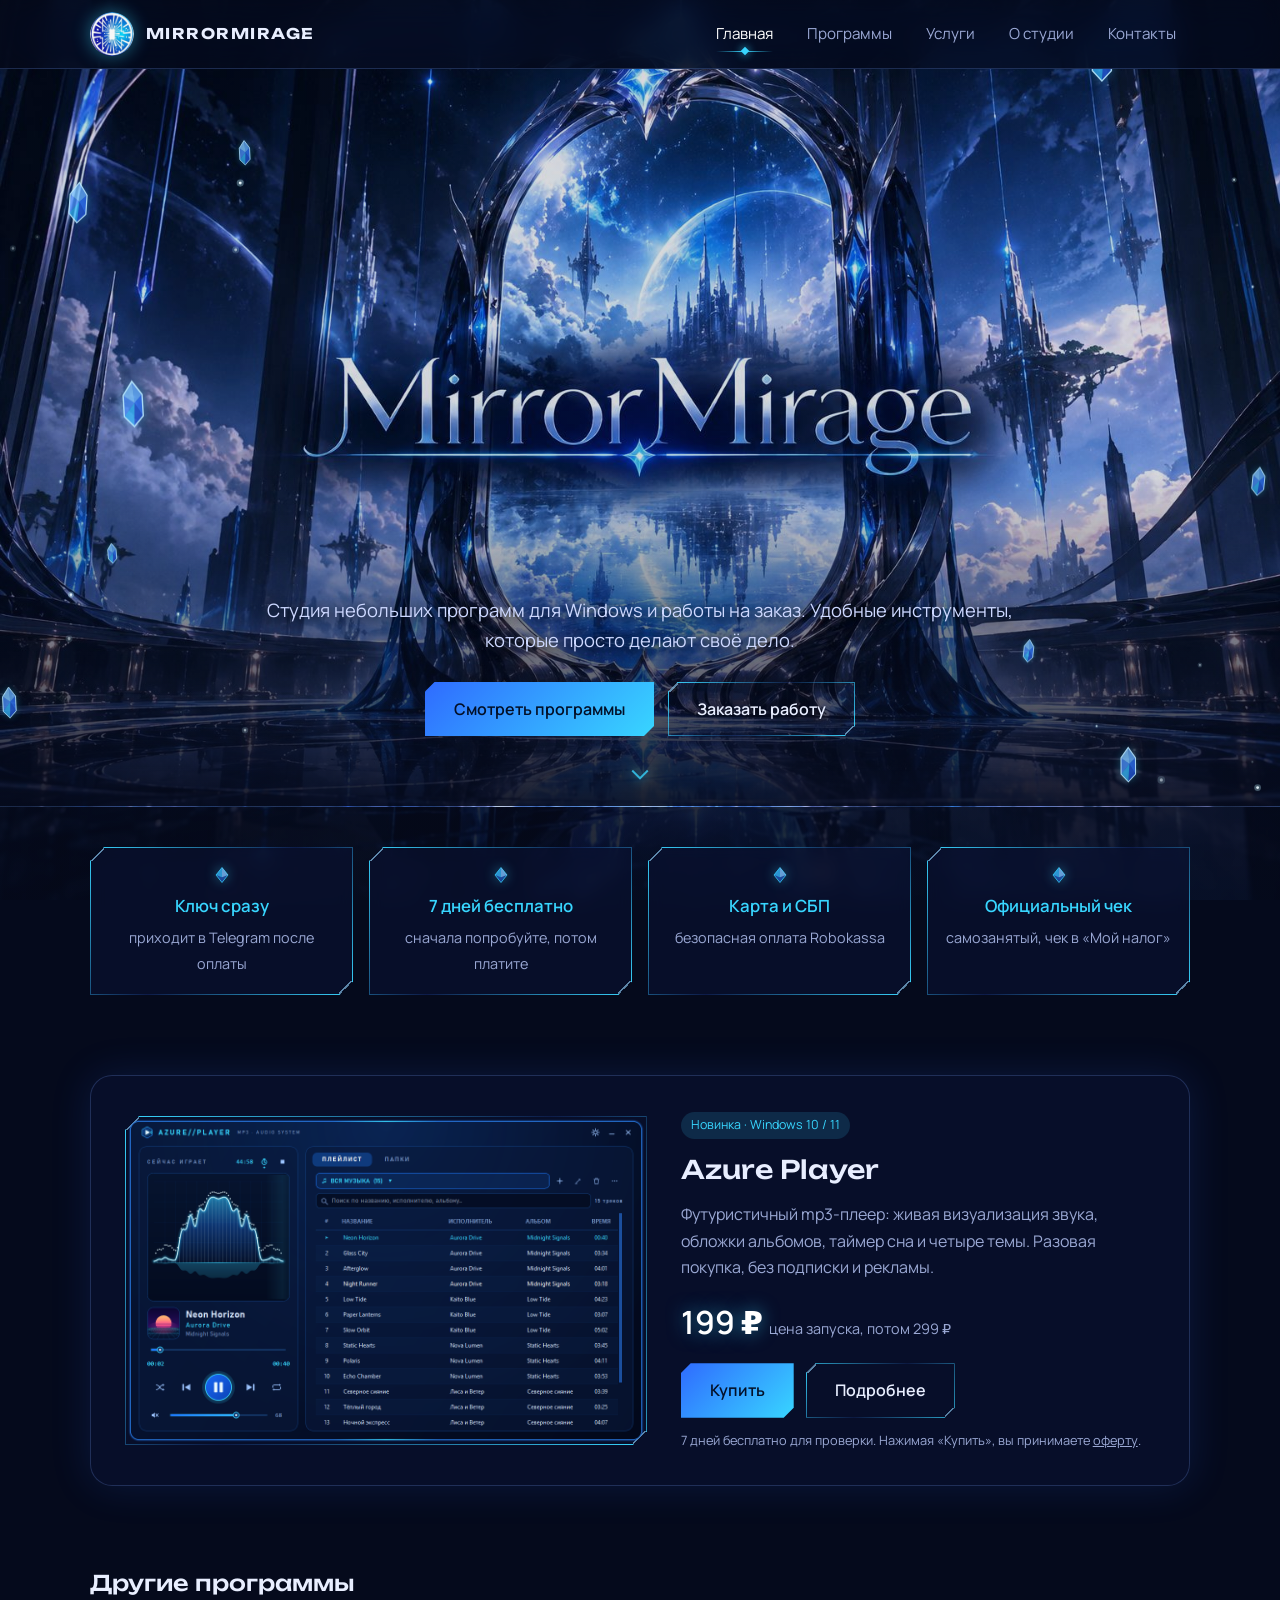
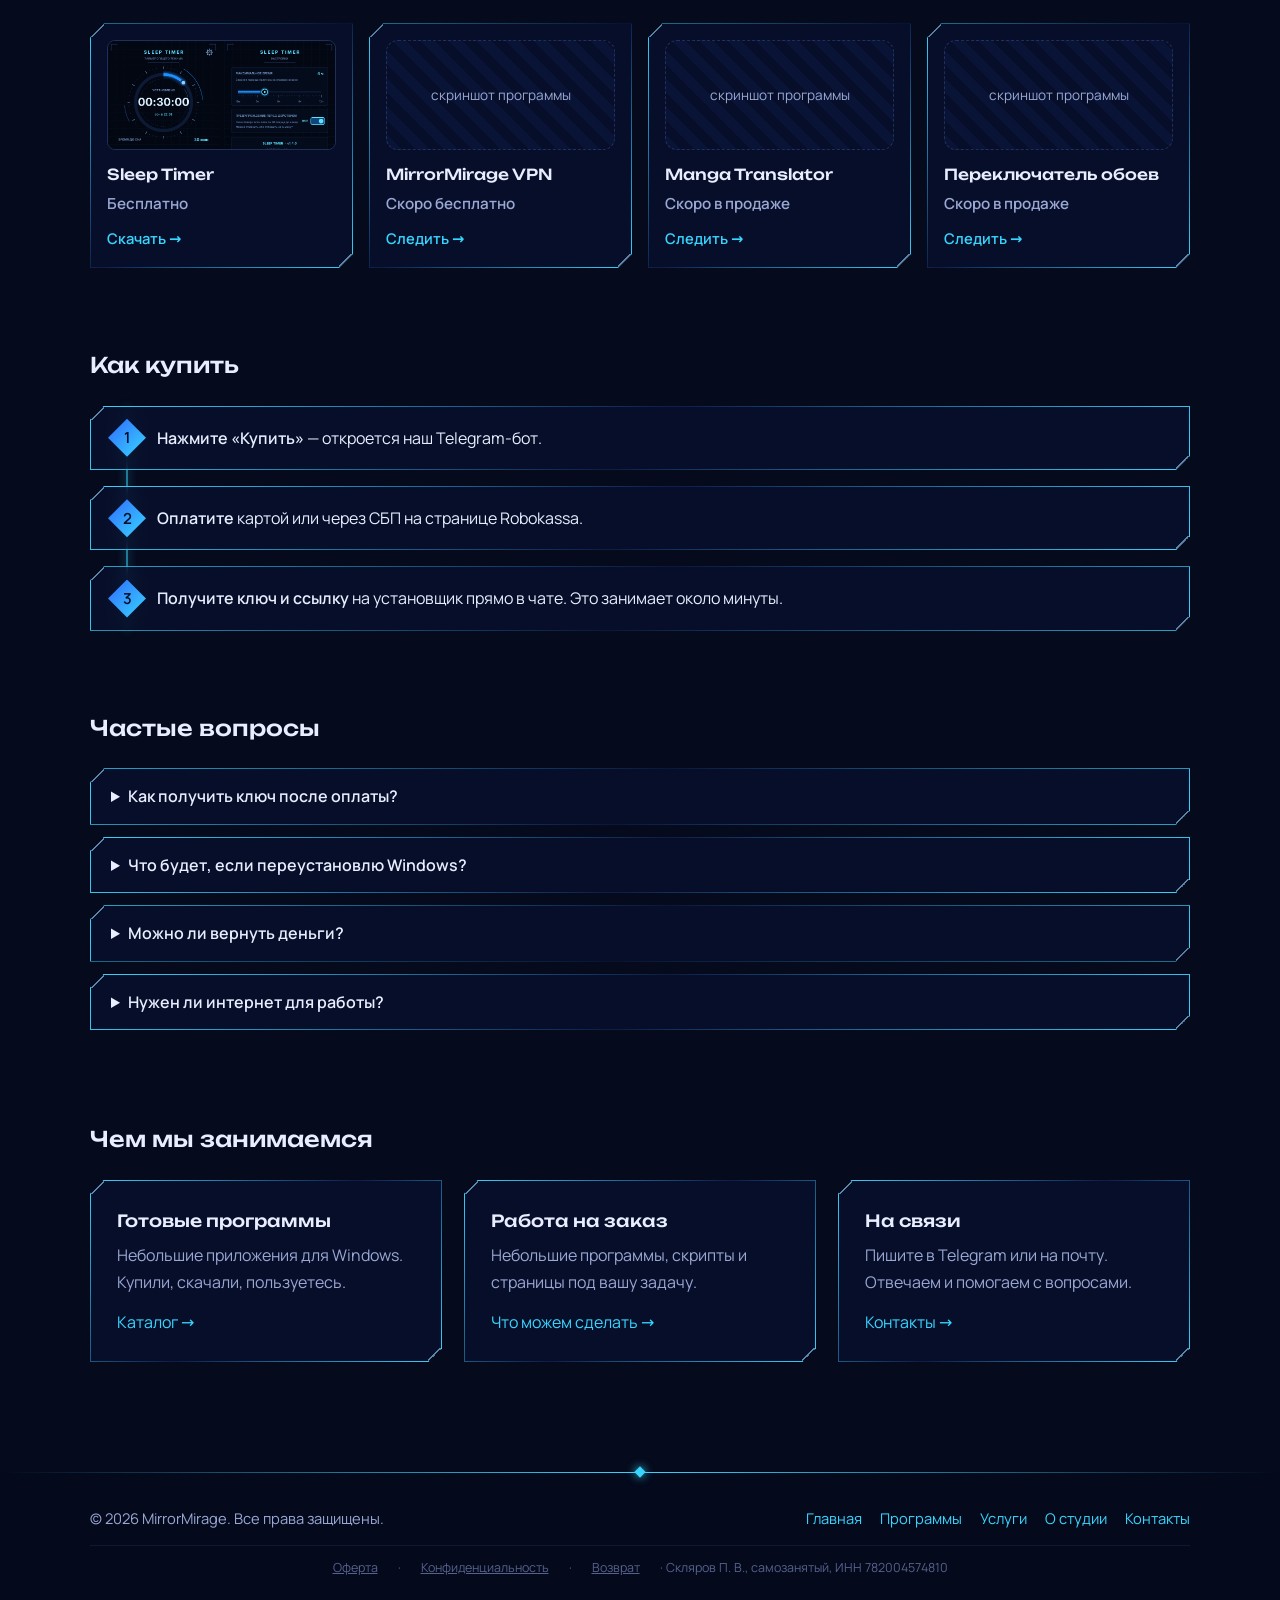
<file: index.html>
<!DOCTYPE html>
<html lang="ru">
<head>
  <meta charset="UTF-8">
  <meta name="viewport" content="width=device-width, initial-scale=1">
  <title>Главная — MirrorMirage</title>
  <meta name="description" content="MirrorMirage — студия программ для Windows и работы на заказ.">
  <link rel="icon" type="image/png" href="images/favicon.png">
  <link rel="stylesheet" href="style.css">
  <script>document.documentElement.classList.add('js')</script>
  <script src="crystals.js" defer onerror="document.documentElement.classList.remove('js')"></script>
</head>
<body class="bg-portal">

<header class="site">
  <div class="container">
    <a class="brand" href="index.html">
      <img src="images/icon.png" alt="Логотип MirrorMirage">
      <span>MIRRORMIRAGE</span>
    </a>
    <button class="menu-toggle" type="button" aria-expanded="false" aria-controls="site-nav" aria-label="Меню"><span></span></button>
    <nav id="site-nav"><ul><li><a href="index.html" class="active">Главная</a></li><li><a href="programs.html">Программы</a></li><li><a href="services.html">Услуги</a></li><li><a href="about.html">О студии</a></li><li><a href="contacts.html">Контакты</a></li></ul></nav>
  </div>
</header>


<main>
  <section class="hero-banner">
    <div class="hero-inner">
      <h1 class="hero-title">MIRRORMIRAGE</h1>
      <p class="lead">Студия небольших программ для Windows и работы на заказ.
      Удобные инструменты, которые просто делают своё дело.</p>
      <div class="actions">
        <a class="btn" href="programs.html">Смотреть программы</a>
        <a class="btn ghost" href="services.html">Заказать работу</a>
      </div>
    </div>
    <a class="scroll-hint" href="#trust" aria-label="Листайте вниз"><span></span></a>
  </section>

  <section class="block" id="trust">
    <div class="container">
      <div class="trust">
        <div><svg class="gem" viewBox="0 0 24 24" aria-hidden="true" focusable="false"><path class="g1" d="M12 2l8 10-8 10-8-10z"/><path class="g2" d="M12 2l8 10-8 3z"/><path class="g3" d="M12 2L4 12l8 3z"/></svg><b>Ключ сразу</b><span>приходит в Telegram после оплаты</span></div>
        <div><svg class="gem" viewBox="0 0 24 24" aria-hidden="true" focusable="false"><path class="g1" d="M12 2l8 10-8 10-8-10z"/><path class="g2" d="M12 2l8 10-8 3z"/><path class="g3" d="M12 2L4 12l8 3z"/></svg><b>7 дней бесплатно</b><span>сначала попробуйте, потом платите</span></div>
        <div><svg class="gem" viewBox="0 0 24 24" aria-hidden="true" focusable="false"><path class="g1" d="M12 2l8 10-8 10-8-10z"/><path class="g2" d="M12 2l8 10-8 3z"/><path class="g3" d="M12 2L4 12l8 3z"/></svg><b>Карта и СБП</b><span>безопасная оплата Robokassa</span></div>
        <div><svg class="gem" viewBox="0 0 24 24" aria-hidden="true" focusable="false"><path class="g1" d="M12 2l8 10-8 10-8-10z"/><path class="g2" d="M12 2l8 10-8 3z"/><path class="g3" d="M12 2L4 12l8 3z"/></svg><b>Официальный чек</b><span>самозанятый, чек в «Мой налог»</span></div>
      </div>
    </div>
  </section>

  <section class="block">
    <div class="container">
      <div class="showcase">
        <a href="azure-player.html"><img src="images/azure-player/library.png" alt="Azure Player — плеер для mp3"></a>
        <div>
          <span class="tag">Новинка · Windows 10 / 11</span>
          <h2>Azure Player</h2>
          <p>Футуристичный mp3-плеер: живая визуализация звука, обложки альбомов, таймер сна и четыре темы. Разовая покупка, без подписки и рекламы.</p>
          <div class="price-big">199 ₽ <small>цена запуска, потом 299 ₽</small></div>
          <div class="actions">
            <a class="btn" href="https://t.me/Mirrormiragebot?start=buy_azure_player">Купить</a>
            <a class="btn ghost" href="azure-player.html">Подробнее</a>
          </div>
          <p class="fine">7 дней бесплатно для проверки. Нажимая «Купить», вы принимаете <a href="oferta.html">оферту</a>.</p>
        </div>
      </div>
    </div>
  </section>

  <section class="block">
    <div class="container">
      <h2>Другие программы</h2>
      <div class="grid mini">
      <!-- HOME-CATALOG:START -->
      <div class="card mini" data-program="sleep-timer">
        <img class="thumb" src="images/sleep-timer/screens.png" alt="Sleep Timer" loading="lazy">
        <h3>Sleep Timer</h3>
        <div class="price">Бесплатно</div>
        <a href="https://github.com/MirrorMirage-Studio/sleep-timer-downloads/releases/download/v1.4.1/SleepTimer_Setup.exe">Скачать →</a>
      </div>

      <div class="card mini" data-program="universal-vpn">
        <div class="placeholder-shot">скриншот программы</div>
        <h3>MirrorMirage VPN</h3>
        <div class="price">Скоро бесплатно</div>
        <a href="contacts.html">Следить →</a>
      </div>

      <div class="card mini" data-program="manga-translator">
        <div class="placeholder-shot">скриншот программы</div>
        <h3>Manga Translator</h3>
        <div class="price">Скоро в продаже</div>
        <a href="contacts.html">Следить →</a>
      </div>

      <div class="card mini" data-program="wallpaper-switcher">
        <div class="placeholder-shot">скриншот программы</div>
        <h3>Переключатель обоев</h3>
        <div class="price">Скоро в продаже</div>
        <a href="contacts.html">Следить →</a>
      </div>
      <!-- HOME-CATALOG:END -->
      </div>
    </div>
  </section>

  <section class="block">
    <div class="container">
      <h2>Как купить</h2>
      <ol class="steps">
        <li><b>Нажмите «Купить»</b> — откроется наш Telegram-бот.</li>
        <li><b>Оплатите</b> картой или через СБП на странице Robokassa.</li>
        <li><b>Получите ключ и ссылку</b> на установщик прямо в чате. Это занимает около минуты.</li>
      </ol>
    </div>
  </section>

  <section class="block">
    <div class="container">
      <h2>Частые вопросы</h2>
      <details class="faq"><summary>Как получить ключ после оплаты?</summary><p>Бот пришлёт его в Telegram сам, как только оплата пройдёт. Если вдруг не пришёл, напишите нам в Telegram или на почту, мы выдадим вручную.</p></details>
      <details class="faq"><summary>Что будет, если переустановлю Windows?</summary><p>Напишите нам в Telegram или на почту, мы поможем восстановить доступ.</p></details>
      <details class="faq"><summary>Можно ли вернуть деньги?</summary><p>Да, если ключ не пришёл, не активируется по нашей вине или программа не запустилась и мы не смогли это исправить: полностью, в течение 14 дней. Подробности на странице <a href="refund.html">возврата</a>. Но сначала можно 7 дней пользоваться бесплатно.</p></details>
      <details class="faq"><summary>Нужен ли интернет для работы?</summary><p>Нет, плеер работает без интернета.</p></details>
    </div>
  </section>

  <section class="block">
    <div class="container">
      <h2>Чем мы занимаемся</h2>
      <div class="grid">
        <div class="card">
          <h3>Готовые программы</h3>
          <p>Небольшие приложения для Windows. Купили, скачали, пользуетесь.</p>
          <a href="programs.html">Каталог →</a>
        </div>
        <div class="card">
          <h3>Работа на заказ</h3>
          <p>Небольшие программы, скрипты и страницы под вашу задачу.</p>
          <a href="services.html">Что можем сделать →</a>
        </div>
        <div class="card">
          <h3>На связи</h3>
          <p>Пишите в Telegram или на почту. Отвечаем и помогаем с вопросами.</p>
          <a href="contacts.html">Контакты →</a>
        </div>
      </div>
    </div>
  </section>
</main>


<footer class="site">
  <div class="container">
    <div>© 2026 MirrorMirage. Все права защищены.</div>
    <ul><li><a href="index.html">Главная</a></li><li><a href="programs.html">Программы</a></li><li><a href="services.html">Услуги</a></li><li><a href="about.html">О студии</a></li><li><a href="contacts.html">Контакты</a></li></ul>
  </div>
  <div class="container legal">
    <a href="oferta.html">Оферта</a> · <a href="privacy.html">Конфиденциальность</a> · <a href="refund.html">Возврат</a> · Скляров П. В., самозанятый, ИНН 782004574810
  </div>
</footer>

</body>
</html>
</file>
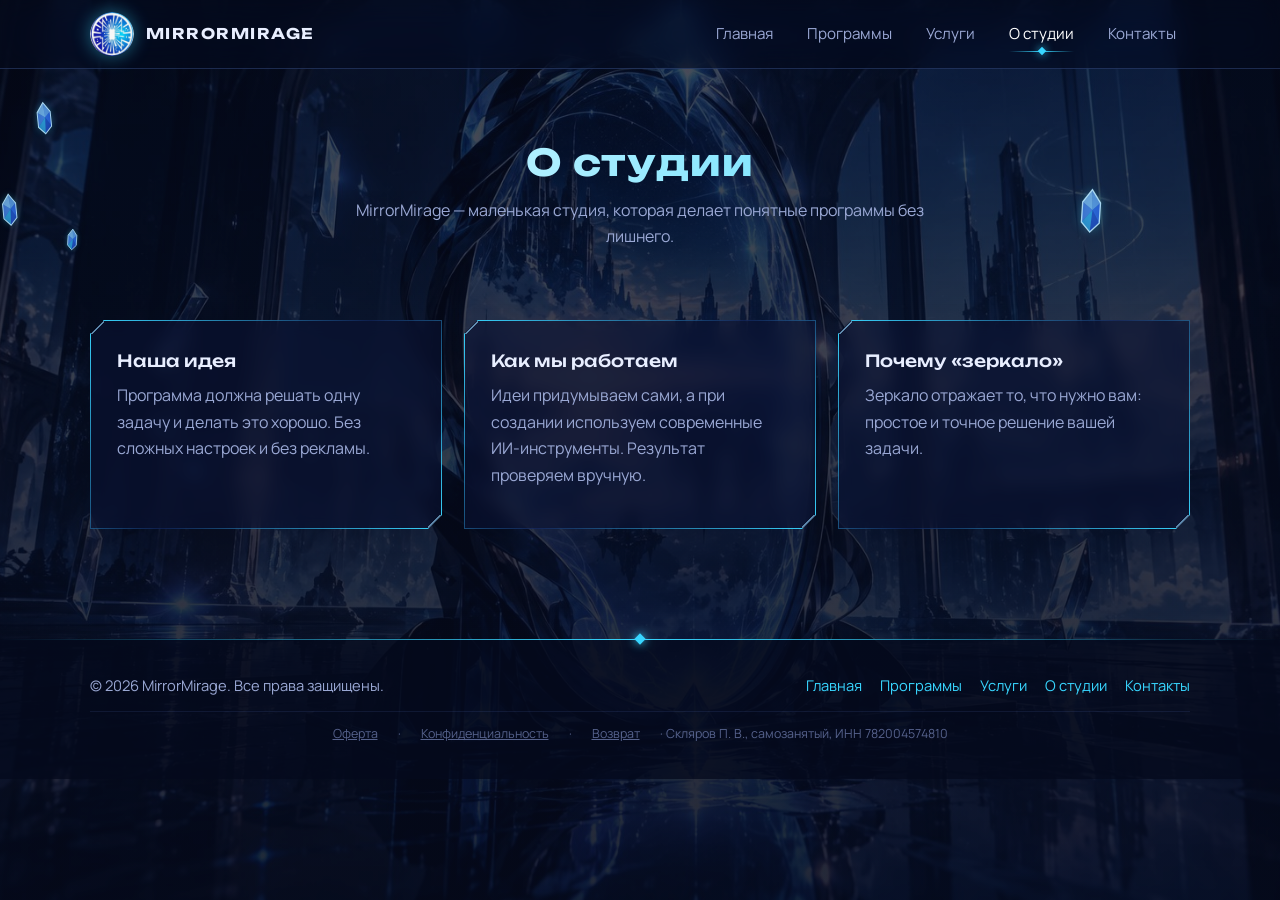
<file: about.html>
<!DOCTYPE html>
<html lang="ru">
<head>
  <meta charset="UTF-8">
  <meta name="viewport" content="width=device-width, initial-scale=1">
  <title>О студии — MirrorMirage</title>
  <meta name="description" content="О студии MirrorMirage.">
  <link rel="icon" type="image/png" href="images/favicon.png">
  <link rel="stylesheet" href="style.css">
  <script>document.documentElement.classList.add('js')</script>
  <script src="crystals.js" defer onerror="document.documentElement.classList.remove('js')"></script>
</head>
<body class="bg-portal">

<header class="site">
  <div class="container">
    <a class="brand" href="index.html">
      <img src="images/icon.png" alt="Логотип MirrorMirage">
      <span>MIRRORMIRAGE</span>
    </a>
    <button class="menu-toggle" type="button" aria-expanded="false" aria-controls="site-nav" aria-label="Меню"><span></span></button>
    <nav id="site-nav"><ul><li><a href="index.html">Главная</a></li><li><a href="programs.html">Программы</a></li><li><a href="services.html">Услуги</a></li><li><a href="about.html" class="active">О студии</a></li><li><a href="contacts.html">Контакты</a></li></ul></nav>
  </div>
</header>


<main>
  <div class="page-title">
    <div class="container">
      <h1>О студии</h1>
      <p>MirrorMirage — маленькая студия, которая делает понятные программы без лишнего.</p>
    </div>
  </div>

  <section class="block">
    <div class="container grid">
      <div class="card">
        <h3>Наша идея</h3>
        <p>Программа должна решать одну задачу и делать это хорошо. Без сложных настроек и без рекламы.</p>
      </div>
      <div class="card">
        <h3>Как мы работаем</h3>
        <p>Идеи придумываем сами, а при создании используем современные ИИ-инструменты. Результат проверяем вручную.</p>
      </div>
      <div class="card">
        <h3>Почему «зеркало»</h3>
        <p>Зеркало отражает то, что нужно вам: простое и точное решение вашей задачи.</p>
      </div>
    </div>
  </section>
</main>


<footer class="site">
  <div class="container">
    <div>© 2026 MirrorMirage. Все права защищены.</div>
    <ul><li><a href="index.html">Главная</a></li><li><a href="programs.html">Программы</a></li><li><a href="services.html">Услуги</a></li><li><a href="about.html">О студии</a></li><li><a href="contacts.html">Контакты</a></li></ul>
  </div>
  <div class="container legal">
    <a href="oferta.html">Оферта</a> · <a href="privacy.html">Конфиденциальность</a> · <a href="refund.html">Возврат</a> · Скляров П. В., самозанятый, ИНН 782004574810
  </div>
</footer>

</body>
</html>
</file>
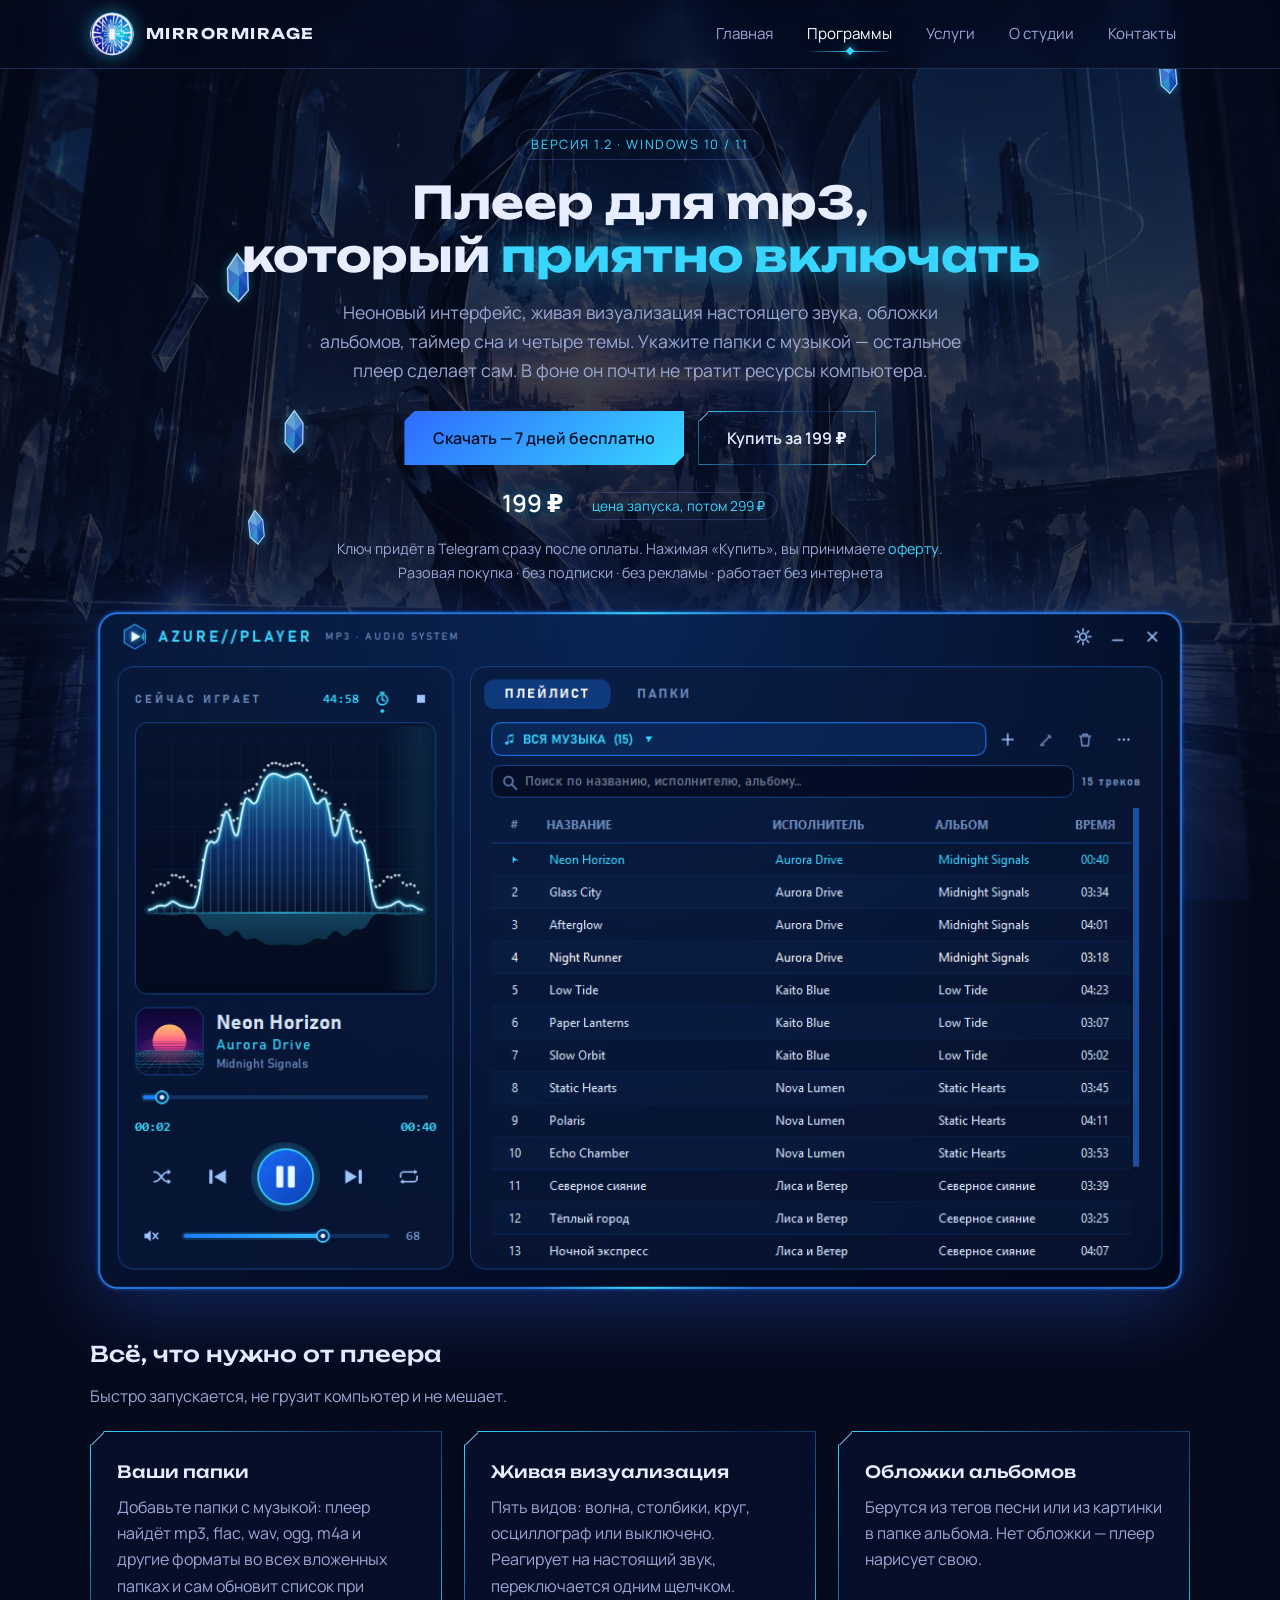
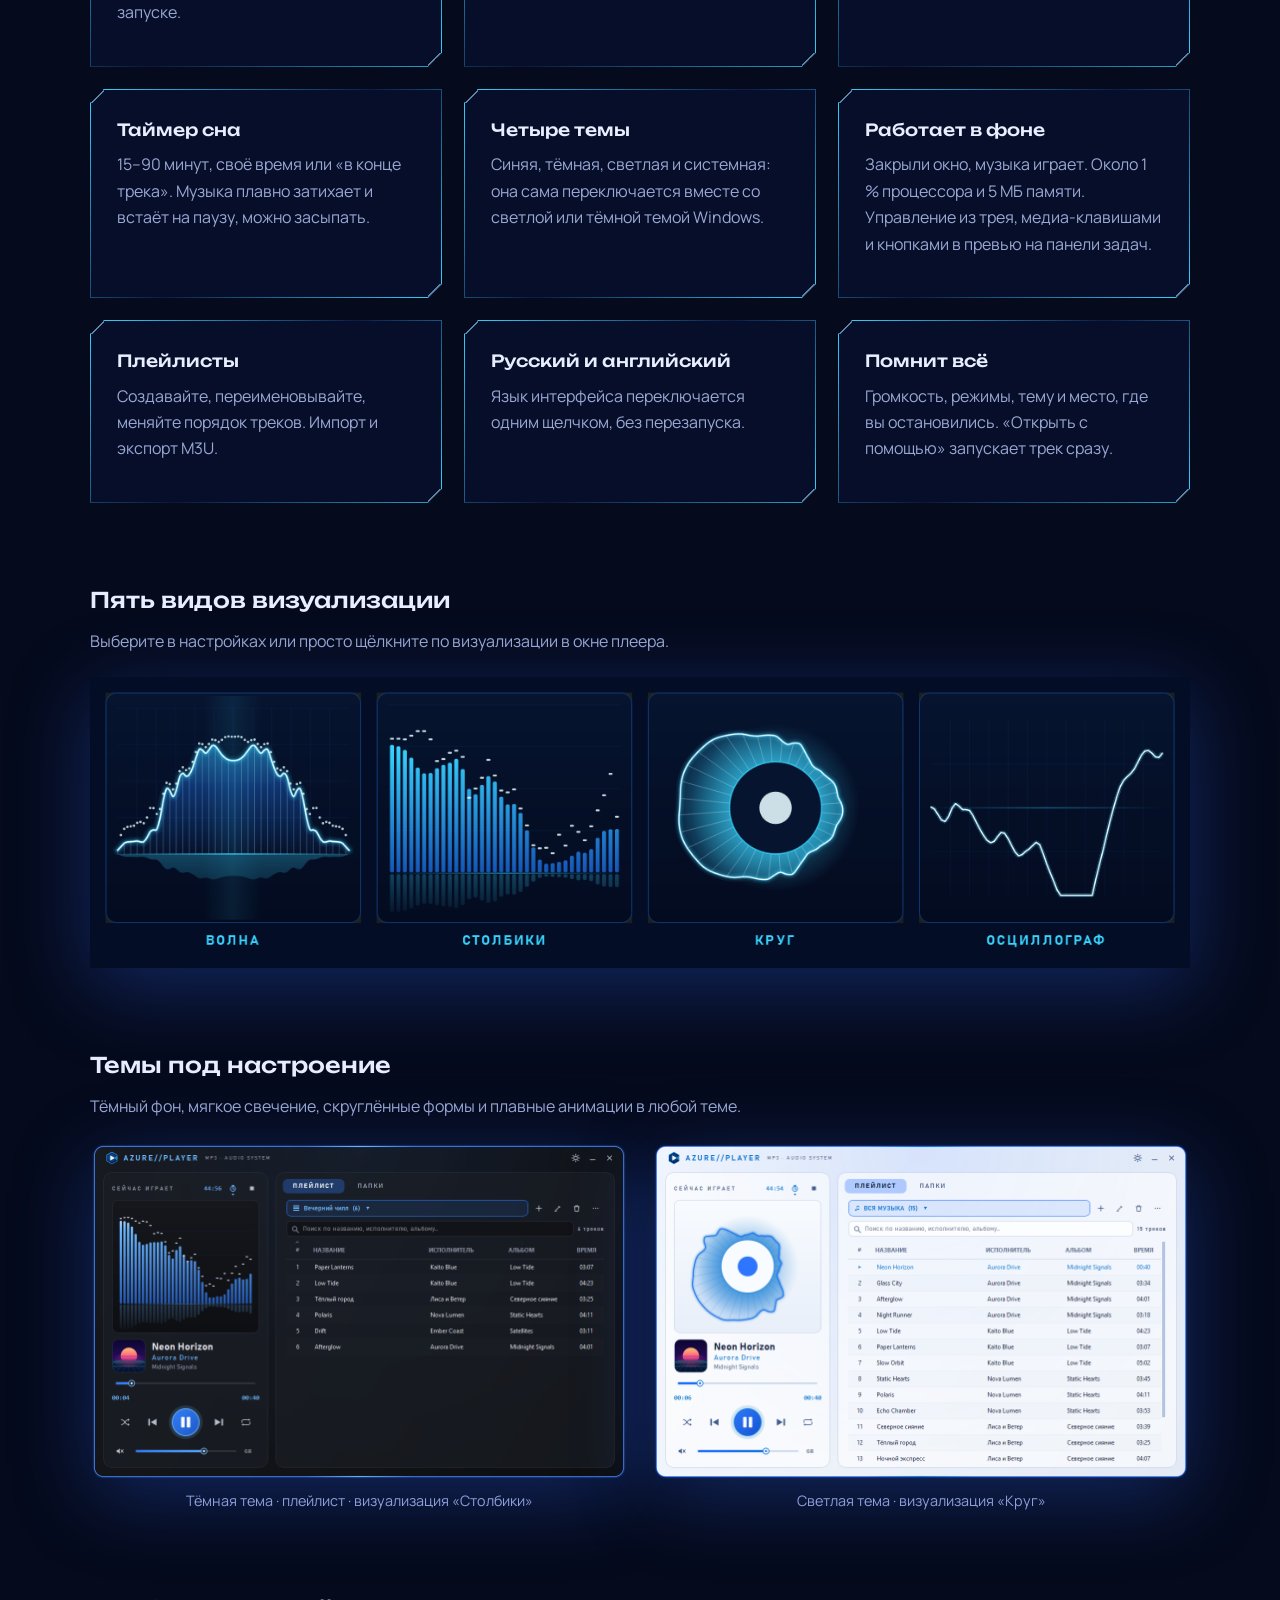
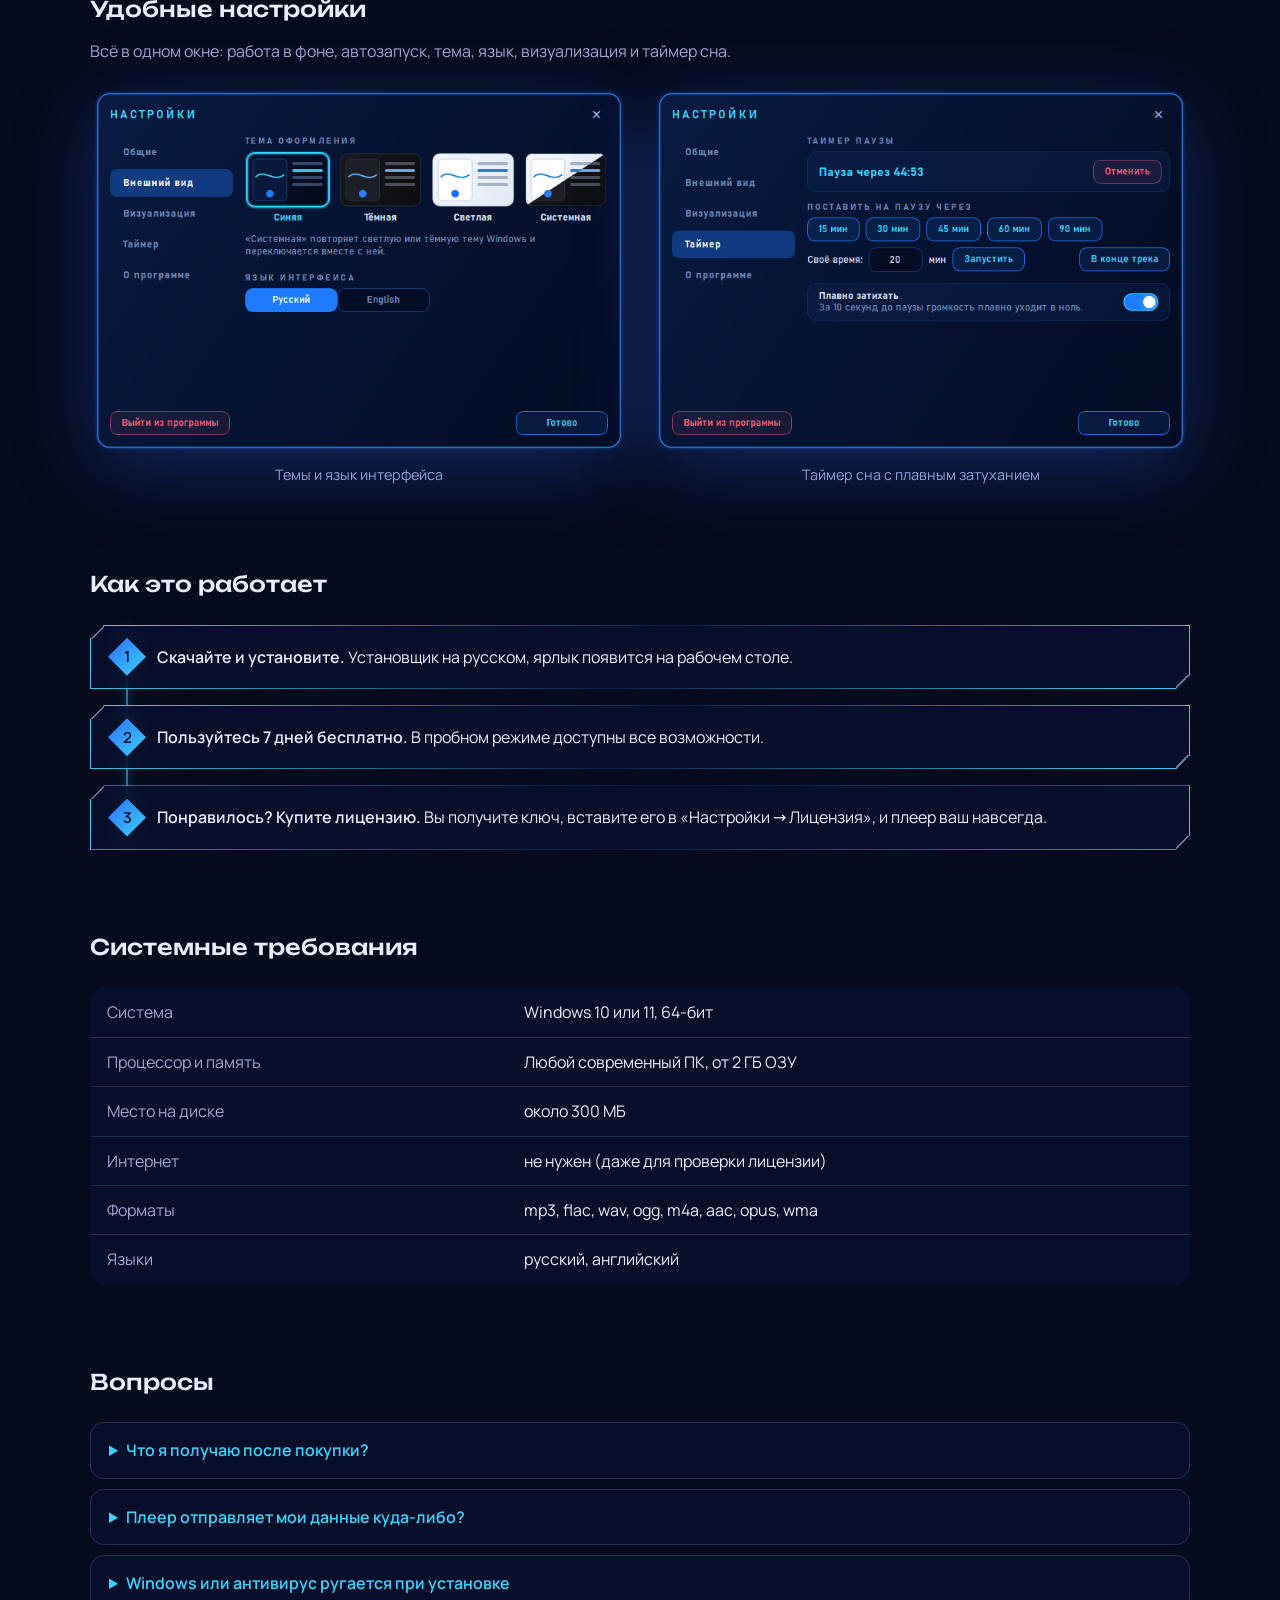
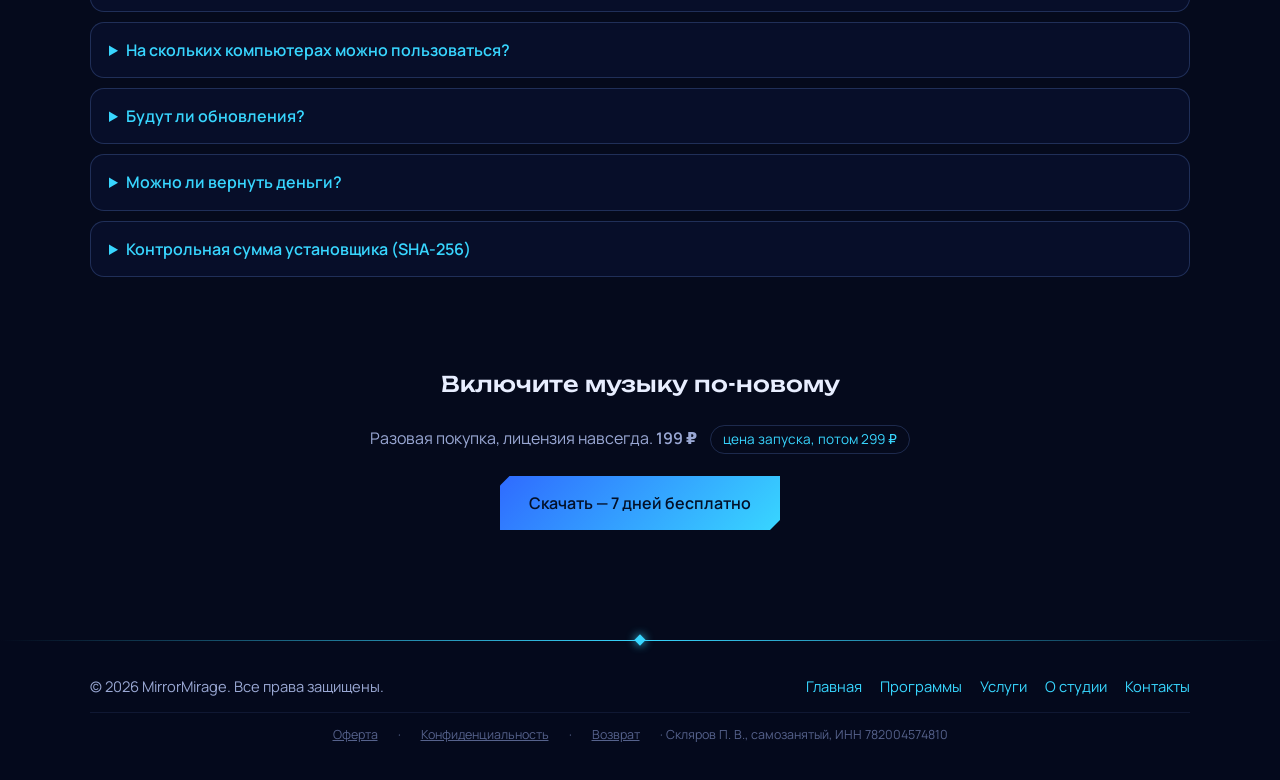
<file: azure-player.html>
<!DOCTYPE html>
<html lang="ru">
<head>
  <meta charset="UTF-8">
  <meta name="viewport" content="width=device-width, initial-scale=1">
  <title>Azure Player — mp3-плеер для Windows — MirrorMirage</title>
  <meta name="description" content="Azure Player — футуристичный mp3-плеер для Windows от студии MirrorMirage: живая визуализация, обложки альбомов, таймер сна, четыре темы. Бесплатная проба 7 дней, разовая покупка.">
  <link rel="icon" type="image/png" href="images/favicon.png">
  <link rel="stylesheet" href="style.css">
  <script>document.documentElement.classList.add('js')</script>
  <script src="crystals.js" defer onerror="document.documentElement.classList.remove('js')"></script>
  <style>
    /* Стили этой страницы. Общий вид сайта берётся из style.css */
    .ap-hero { text-align: center; padding: 60px 0 20px; }
    .ap-badge { display: inline-block; padding: 4px 14px; border: 1px solid var(--line); border-radius: 999px; color: var(--cyan); font-size: .8rem; letter-spacing: .12em; margin-bottom: 16px; }
    .ap-hero h1 { font-size: clamp(1.6rem, 4.4vw, 2.8rem); line-height: 1.18; letter-spacing: 0; }
    .ap-hero h1 span { color: var(--cyan); text-shadow: 0 0 28px rgba(56,214,255,.5); }
    .ap-hero p.lead { max-width: 680px; margin: 16px auto 0; color: var(--muted); font-size: 1.1rem; }
    .ap-cta { display: flex; gap: 14px; justify-content: center; flex-wrap: wrap; margin-top: 26px; }
    .ap-note { color: var(--muted); font-size: .9rem; margin-top: 14px; }
    .ap-price { margin-top: 18px; font-size: 1.5rem; }
    .ap-price strong { color: #fff; text-shadow: 0 0 18px rgba(56,214,255,.5); }
    .ap-launch { display: inline-block; margin-left: 10px; padding: 2px 12px; border: 1px solid var(--line); border-radius: 999px; color: var(--cyan); font-size: .85rem; vertical-align: middle; }
    .ap-shot { width: 100%; height: auto; display: block; filter: drop-shadow(0 18px 40px rgba(47,107,255,.3)); }
    .ap-two { display: grid; grid-template-columns: repeat(auto-fit, minmax(min(320px, 100%), 1fr)); gap: 24px; align-items: start; }
    .ap-cap { color: var(--muted); font-size: .9rem; margin-top: 8px; text-align: center; }
    .ap-sub { color: var(--muted); margin: -12px 0 22px; }
    .ap-new { display: inline-block; margin-left: 8px; padding: 0 8px; border-radius: 999px; background: rgba(56,214,255,.15); color: var(--cyan); font-size: .7rem; letter-spacing: .1em; vertical-align: middle; }
    .ap-table { width: 100%; border-collapse: collapse; background: var(--glass); border: 1px solid var(--line); border-radius: 14px; overflow: hidden; }
    .ap-table td { padding: 11px 16px; border-bottom: 1px solid var(--line); }
    .ap-table tr:last-child td { border-bottom: 0; }
    .ap-table td:first-child { color: var(--muted); width: 38%; }
    details.ap-faq { border: 1px solid var(--line); border-radius: 14px; background: var(--glass); padding: 14px 18px; margin-bottom: 10px; }
    details.ap-faq summary { cursor: pointer; font-weight: 600; color: var(--cyan); }
    details.ap-faq p { margin: 10px 0 0; color: var(--text); opacity: .9; }
    .ap-hash { font-family: Consolas, "Courier New", monospace; font-size: .8rem; word-break: break-all; color: var(--muted); }
    .btn.disabled { opacity: .55; cursor: default; pointer-events: none; }
  </style>
</head>
<body class="bg-portal">

<header class="site">
  <div class="container">
    <a class="brand" href="index.html">
      <img src="images/icon.png" alt="Логотип MirrorMirage">
      <span>MIRRORMIRAGE</span>
    </a>
    <button class="menu-toggle" type="button" aria-expanded="false" aria-controls="site-nav" aria-label="Меню"><span></span></button>
    <nav id="site-nav"><ul><li><a href="index.html">Главная</a></li><li><a href="programs.html" class="active">Программы</a></li><li><a href="services.html">Услуги</a></li><li><a href="about.html">О студии</a></li><li><a href="contacts.html">Контакты</a></li></ul></nav>
  </div>
</header>


<main>
  <div class="container">
    <div class="ap-hero">
      <div class="ap-badge">ВЕРСИЯ 1.2 · WINDOWS 10 / 11</div>
      <h1>Плеер для mp3,<br>который <span>приятно включать</span></h1>
      <p class="lead">Неоновый интерфейс, живая визуализация настоящего звука, обложки альбомов, таймер сна и четыре темы. Укажите папки с музыкой — остальное плеер сделает сам. В фоне он почти не тратит ресурсы компьютера.</p>
      <div class="ap-cta">
        <a class="btn" id="download" href="https://github.com/MirrorMirage-Studio/azure-player-downloads/releases/latest/download/AzurePlayer_Setup.exe">Скачать — 7 дней бесплатно</a>
        <a class="btn ghost" href="https://t.me/Mirrormiragebot?start=buy_azure_player">Купить за 199 ₽</a>
      </div>
      <p class="ap-price"><strong>199 ₽</strong> <span class="ap-launch">цена запуска, потом 299 ₽</span></p>
      <p class="ap-note">Ключ придёт в Telegram сразу после оплаты. Нажимая «Купить», вы принимаете <a href="oferta.html">оферту</a>.<br>Разовая покупка · без подписки · без рекламы · работает без интернета</p>
    </div>
    <img class="ap-shot" src="images/azure-player/library.png" alt="Azure Player: библиотека, обложка и визуализация">
  </div>

  <section class="block" id="features">
    <div class="container">
      <h2>Всё, что нужно от плеера</h2>
      <p class="ap-sub">Быстро запускается, не грузит компьютер и не мешает.</p>
      <div class="grid">
        <div class="card"><h3>Ваши папки</h3><p>Добавьте папки с музыкой: плеер найдёт mp3, flac, wav, ogg, m4a и другие форматы во всех вложенных папках и сам обновит список при запуске.</p></div>
        <div class="card"><h3>Живая визуализация</h3><p>Пять видов: волна, столбики, круг, осциллограф или выключено. Реагирует на настоящий звук, переключается одним щелчком.</p></div>
        <div class="card"><h3>Обложки альбомов</h3><p>Берутся из тегов песни или из картинки в папке альбома. Нет обложки — плеер нарисует свою.</p></div>
        <div class="card"><h3>Таймер сна</h3><p>15–90 минут, своё время или «в конце трека». Музыка плавно затихает и встаёт на паузу, можно засыпать.</p></div>
        <div class="card"><h3>Четыре темы</h3><p>Синяя, тёмная, светлая и системная: она сама переключается вместе со светлой или тёмной темой Windows.</p></div>
        <div class="card"><h3>Работает в фоне</h3><p>Закрыли окно, музыка играет. Около 1 % процессора и 5 МБ памяти. Управление из трея, медиа-клавишами и кнопками в превью на панели задач.</p></div>
        <div class="card"><h3>Плейлисты</h3><p>Создавайте, переименовывайте, меняйте порядок треков. Импорт и экспорт M3U.</p></div>
        <div class="card"><h3>Русский и английский</h3><p>Язык интерфейса переключается одним щелчком, без перезапуска.</p></div>
        <div class="card"><h3>Помнит всё</h3><p>Громкость, режимы, тему и место, где вы остановились. «Открыть с помощью» запускает трек сразу.</p></div>
      </div>
    </div>
  </section>

  <section class="block">
    <div class="container">
      <h2>Пять видов визуализации</h2>
      <p class="ap-sub">Выберите в настройках или просто щёлкните по визуализации в окне плеера.</p>
      <img class="ap-shot" src="images/azure-player/visualizers.png" alt="Виды визуализации: волна, столбики, круг, осциллограф">
    </div>
  </section>

  <section class="block">
    <div class="container">
      <h2>Темы под настроение</h2>
      <p class="ap-sub">Тёмный фон, мягкое свечение, скруглённые формы и плавные анимации в любой теме.</p>
      <div class="ap-two">
        <div><img class="ap-shot" src="images/azure-player/playlist.png" alt="Тёмная тема и плейлист"><div class="ap-cap">Тёмная тема · плейлист · визуализация «Столбики»</div></div>
        <div><img class="ap-shot" src="images/azure-player/light.png" alt="Светлая тема"><div class="ap-cap">Светлая тема · визуализация «Круг»</div></div>
      </div>
    </div>
  </section>

  <section class="block">
    <div class="container">
      <h2>Удобные настройки</h2>
      <p class="ap-sub">Всё в одном окне: работа в фоне, автозапуск, тема, язык, визуализация и таймер сна.</p>
      <div class="ap-two">
        <div><img class="ap-shot" src="images/azure-player/settings.png" alt="Настройки: внешний вид"><div class="ap-cap">Темы и язык интерфейса</div></div>
        <div><img class="ap-shot" src="images/azure-player/settings_timer.png" alt="Настройки: таймер сна"><div class="ap-cap">Таймер сна с плавным затуханием</div></div>
      </div>
    </div>
  </section>

  <section class="block">
    <div class="container">
      <h2>Как это работает</h2>
      <ol class="steps">
        <li><strong>Скачайте и установите.</strong> Установщик на русском, ярлык появится на рабочем столе.</li>
        <li><strong>Пользуйтесь 7 дней бесплатно.</strong> В пробном режиме доступны все возможности.</li>
        <li><strong>Понравилось? Купите лицензию.</strong> Вы получите ключ, вставите его в «Настройки → Лицензия», и плеер ваш навсегда.</li>
      </ol>
    </div>
  </section>

  <section class="block">
    <div class="container">
      <h2>Системные требования</h2>
      <table class="ap-table">
        <tr><td>Система</td><td>Windows 10 или 11, 64-бит</td></tr>
        <tr><td>Процессор и память</td><td>Любой современный ПК, от 2 ГБ ОЗУ</td></tr>
        <tr><td>Место на диске</td><td>около 300 МБ</td></tr>
        <tr><td>Интернет</td><td>не нужен (даже для проверки лицензии)</td></tr>
        <tr><td>Форматы</td><td>mp3, flac, wav, ogg, m4a, aac, opus, wma</td></tr>
        <tr><td>Языки</td><td>русский, английский</td></tr>
      </table>
    </div>
  </section>

  <section class="block">
    <div class="container">
      <h2>Вопросы</h2>
      <details class="ap-faq"><summary>Что я получаю после покупки?</summary><p>Лицензионный ключ. Установщик можно скачать здесь же, он один для всех: пробная версия превращается в полную после ввода ключа.</p></details>
      <details class="ap-faq"><summary>Плеер отправляет мои данные куда-либо?</summary><p>Нет. Программа работает полностью локально и не требует интернета. Настройки и плейлисты хранятся на вашем компьютере.</p></details>
      <details class="ap-faq"><summary>Windows или антивирус ругается при установке</summary><p>Если у новой программы ещё нет репутации, Windows SmartScreen может показать окно «Windows защитила ваш компьютер». Нажмите «Подробнее» → «Выполнить в любом случае». Если антивирус блокирует файл, напишите на <a href="mailto:mirrormirage-dev@mail.ru">mirrormirage-dev@mail.ru</a>, мы поможем. Проверить, что файл не изменён, можно по контрольной сумме SHA-256 (ниже).</p></details>
      <details class="ap-faq"><summary>На скольких компьютерах можно пользоваться?</summary><p>Лицензия действует на 3 ваших устройства.</p></details>
      <details class="ap-faq"><summary>Будут ли обновления?</summary><p>Да, обновления внутри версии 1.x бесплатны.</p></details>
      <details class="ap-faq"><summary>Можно ли вернуть деньги?</summary><p>Программа — цифровой товар, а попробовать её полностью можно 7 дней бесплатно, поэтому после выдачи ключа возврат не производится. Исключение: плеер не запускается на вашем компьютере, и мы не смогли это исправить. Условие не ограничивает ваши права по закону о защите прав потребителей. Подробнее — в лицензионном соглашении при установке.</p></details>
      <details class="ap-faq"><summary>Контрольная сумма установщика (SHA-256)</summary><p class="ap-hash" id="sha">050c372dc8db80d33c23187abcb32a42006adb0d37a41bf1743b9ab76a18be06</p></details>
    </div>
  </section>

  <section class="block" style="text-align:center">
    <div class="container">
      <h2>Включите музыку по-новому</h2>
      <p class="ap-sub" style="margin-top:6px">Разовая покупка, лицензия навсегда. <strong>199 ₽</strong> <span class="ap-launch">цена запуска, потом 299 ₽</span></p>
      <a class="btn" href="https://github.com/MirrorMirage-Studio/azure-player-downloads/releases/latest/download/AzurePlayer_Setup.exe">Скачать — 7 дней бесплатно</a>
    </div>
  </section>
</main>


<footer class="site">
  <div class="container">
    <div>© 2026 MirrorMirage. Все права защищены.</div>
    <ul><li><a href="index.html">Главная</a></li><li><a href="programs.html">Программы</a></li><li><a href="services.html">Услуги</a></li><li><a href="about.html">О студии</a></li><li><a href="contacts.html">Контакты</a></li></ul>
  </div>
  <div class="container legal">
    <a href="oferta.html">Оферта</a> · <a href="privacy.html">Конфиденциальность</a> · <a href="refund.html">Возврат</a> · Скляров П. В., самозанятый, ИНН 782004574810
  </div>
</footer>

</body>
</html>
</file>
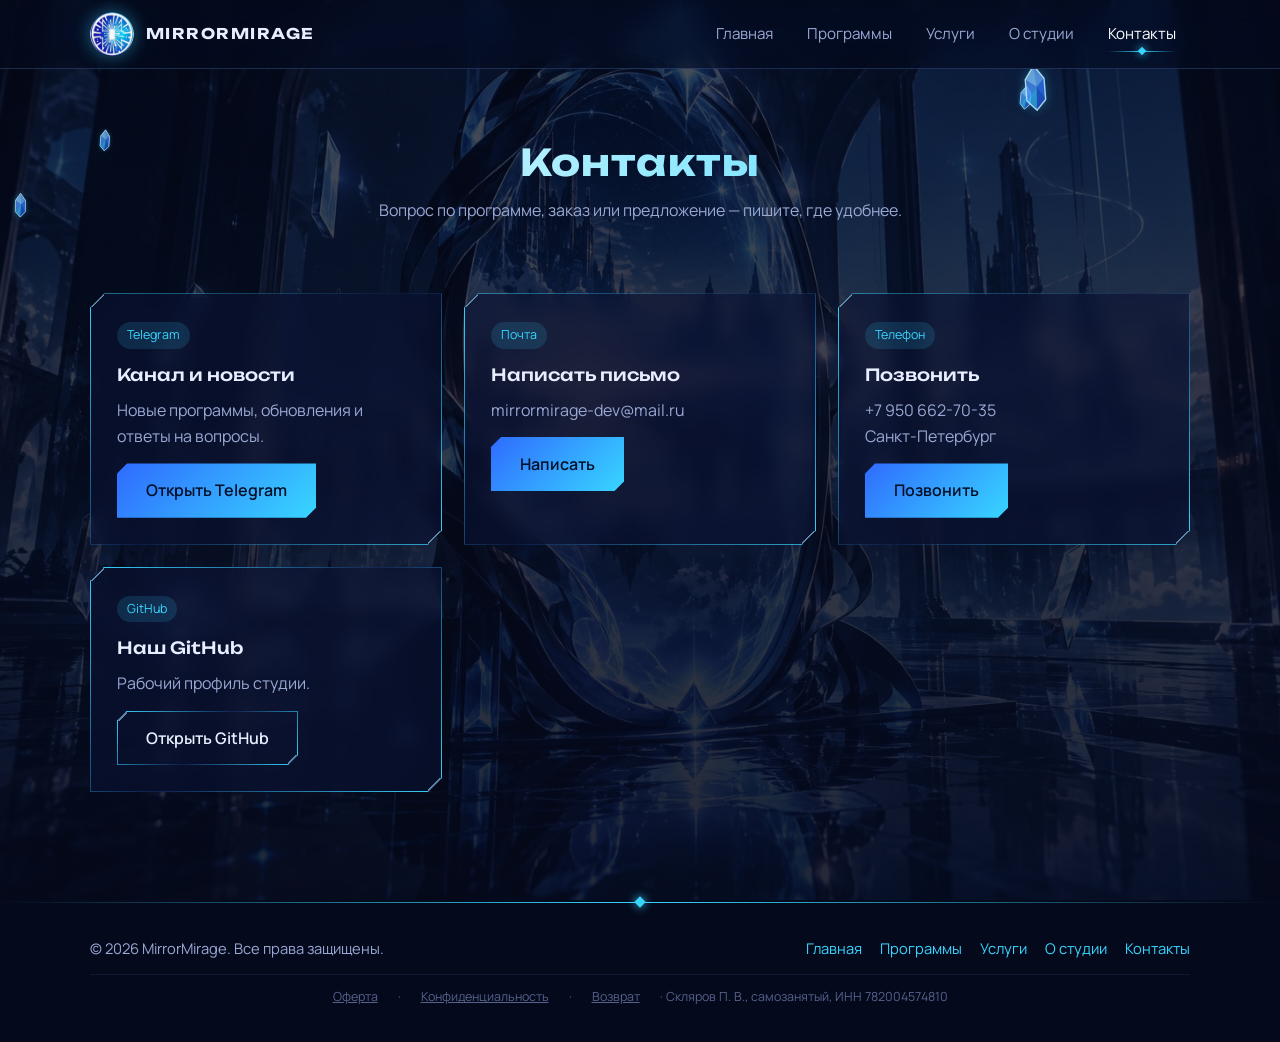
<file: contacts.html>
<!DOCTYPE html>
<html lang="ru">
<head>
  <meta charset="UTF-8">
  <meta name="viewport" content="width=device-width, initial-scale=1">
  <title>Контакты — MirrorMirage</title>
  <meta name="description" content="Контакты студии MirrorMirage.">
  <link rel="icon" type="image/png" href="images/favicon.png">
  <link rel="stylesheet" href="style.css">
  <script>document.documentElement.classList.add('js')</script>
  <script src="crystals.js" defer onerror="document.documentElement.classList.remove('js')"></script>
</head>
<body class="bg-portal">

<header class="site">
  <div class="container">
    <a class="brand" href="index.html">
      <img src="images/icon.png" alt="Логотип MirrorMirage">
      <span>MIRRORMIRAGE</span>
    </a>
    <button class="menu-toggle" type="button" aria-expanded="false" aria-controls="site-nav" aria-label="Меню"><span></span></button>
    <nav id="site-nav"><ul><li><a href="index.html">Главная</a></li><li><a href="programs.html">Программы</a></li><li><a href="services.html">Услуги</a></li><li><a href="about.html">О студии</a></li><li><a href="contacts.html" class="active">Контакты</a></li></ul></nav>
  </div>
</header>


<main>
  <div class="page-title">
    <div class="container">
      <h1>Контакты</h1>
      <p>Вопрос по программе, заказ или предложение — пишите, где удобнее.</p>
    </div>
  </div>

  <section class="block">
    <div class="container grid">
      <div class="card">
        <span class="tag">Telegram</span>
        <h3>Канал и новости</h3>
        <p>Новые программы, обновления и ответы на вопросы.</p>
        <a class="btn" href="https://t.me/MirrorMirage_dev">Открыть Telegram</a>
      </div>
      <div class="card">
        <span class="tag">Почта</span>
        <h3>Написать письмо</h3>
        <p>mirrormirage-dev@mail.ru</p>
        <a class="btn" href="mailto:mirrormirage-dev@mail.ru">Написать</a>
      </div>
      <div class="card">
        <span class="tag">Телефон</span>
        <h3>Позвонить</h3>
        <p>+7 950 662-70-35<br>Санкт-Петербург</p>
        <a class="btn" href="tel:+79506627035">Позвонить</a>
      </div>
      <div class="card">
        <span class="tag">GitHub</span>
        <h3>Наш GitHub</h3>
        <p>Рабочий профиль студии.</p>
        <a class="btn ghost" href="https://github.com/MirrorMirage-Studio">Открыть GitHub</a>
      </div>
    </div>
  </section>
</main>


<footer class="site">
  <div class="container">
    <div>© 2026 MirrorMirage. Все права защищены.</div>
    <ul><li><a href="index.html">Главная</a></li><li><a href="programs.html">Программы</a></li><li><a href="services.html">Услуги</a></li><li><a href="about.html">О студии</a></li><li><a href="contacts.html">Контакты</a></li></ul>
  </div>
  <div class="container legal">
    <a href="oferta.html">Оферта</a> · <a href="privacy.html">Конфиденциальность</a> · <a href="refund.html">Возврат</a> · Скляров П. В., самозанятый, ИНН 782004574810
  </div>
</footer>

</body>
</html>
</file>
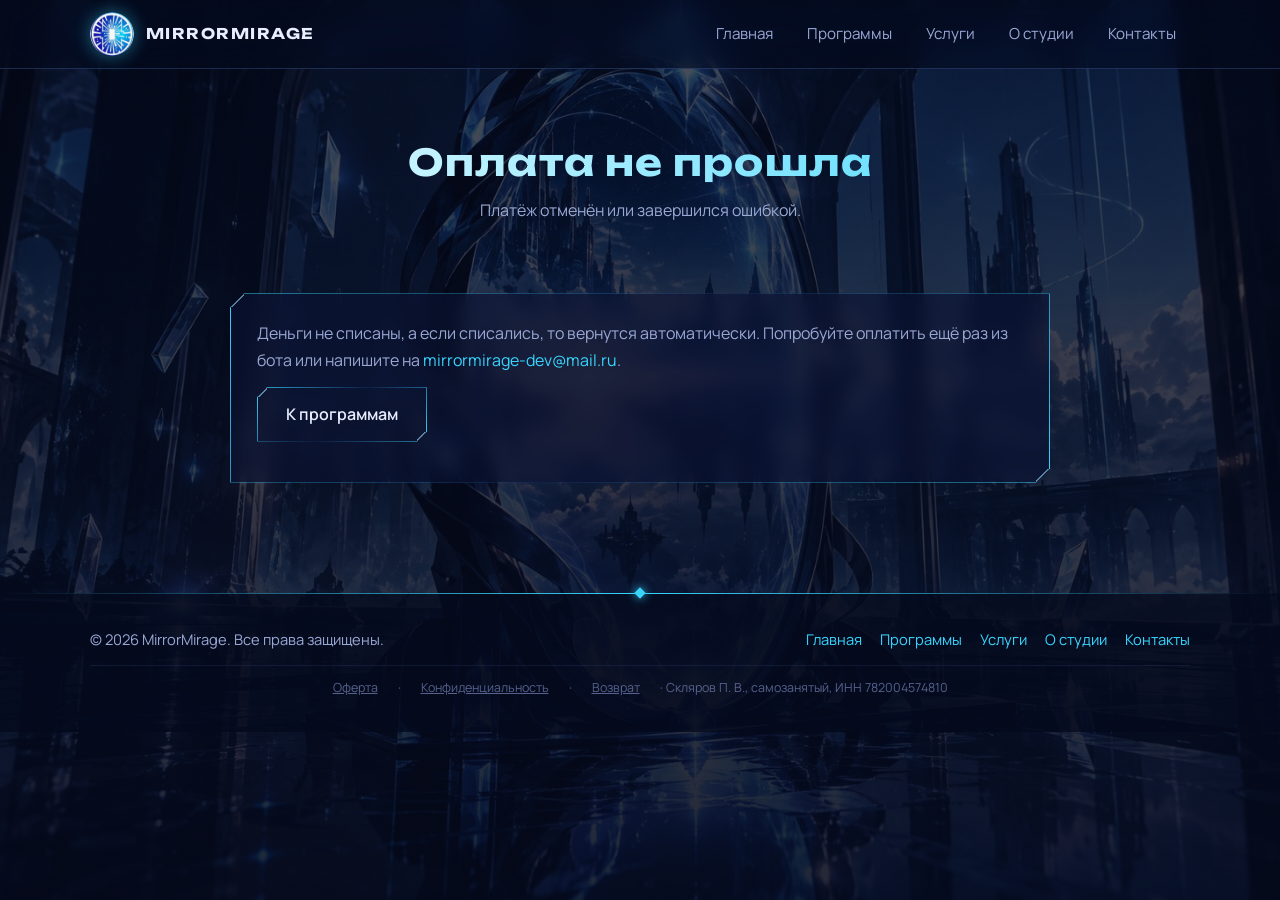
<file: fail.html>
<!DOCTYPE html>
<html lang="ru">
<head>
  <meta charset="UTF-8">
  <meta name="robots" content="noindex">
  <meta name="viewport" content="width=device-width, initial-scale=1">
  <title>Оплата не прошла — MirrorMirage</title>
  <meta name="description" content="Платёж отменён или завершился ошибкой.">
  <link rel="icon" type="image/png" href="images/favicon.png">
  <link rel="stylesheet" href="style.css">
  <script>document.documentElement.classList.add('js')</script>
  <script src="crystals.js" defer onerror="document.documentElement.classList.remove('js')"></script>
</head>
<body class="bg-portal calm">

<header class="site">
  <div class="container">
    <a class="brand" href="index.html">
      <img src="images/icon.png" alt="Логотип MirrorMirage">
      <span>MIRRORMIRAGE</span>
    </a>
    <button class="menu-toggle" type="button" aria-expanded="false" aria-controls="site-nav" aria-label="Меню"><span></span></button>
    <nav id="site-nav"><ul><li><a href="index.html">Главная</a></li><li><a href="programs.html">Программы</a></li><li><a href="services.html">Услуги</a></li><li><a href="about.html">О студии</a></li><li><a href="contacts.html">Контакты</a></li></ul></nav>
  </div>
</header>


<main>
  <div class="page-title">
    <div class="container">
      <h1>Оплата не прошла</h1>
      <p>Платёж отменён или завершился ошибкой.</p>
    </div>
  </div>
  <section class="block">
    <div class="container">
      <div class="card" style="max-width:820px;margin:0 auto">
<p>Деньги не списаны, а если списались, то вернутся автоматически. Попробуйте оплатить ещё раз из бота или напишите на <a href="mailto:mirrormirage-dev@mail.ru">mirrormirage-dev@mail.ru</a>.</p>
<p><a class="btn ghost" href="programs.html">К программам</a></p>
      </div>
    </div>
  </section>
</main>


<footer class="site">
  <div class="container">
    <div>© 2026 MirrorMirage. Все права защищены.</div>
    <ul><li><a href="index.html">Главная</a></li><li><a href="programs.html">Программы</a></li><li><a href="services.html">Услуги</a></li><li><a href="about.html">О студии</a></li><li><a href="contacts.html">Контакты</a></li></ul>
  </div>
  <div class="container legal">
    <a href="oferta.html">Оферта</a> · <a href="privacy.html">Конфиденциальность</a> · <a href="refund.html">Возврат</a> · Скляров П. В., самозанятый, ИНН 782004574810
  </div>
</footer>

</body>
</html>
</file>
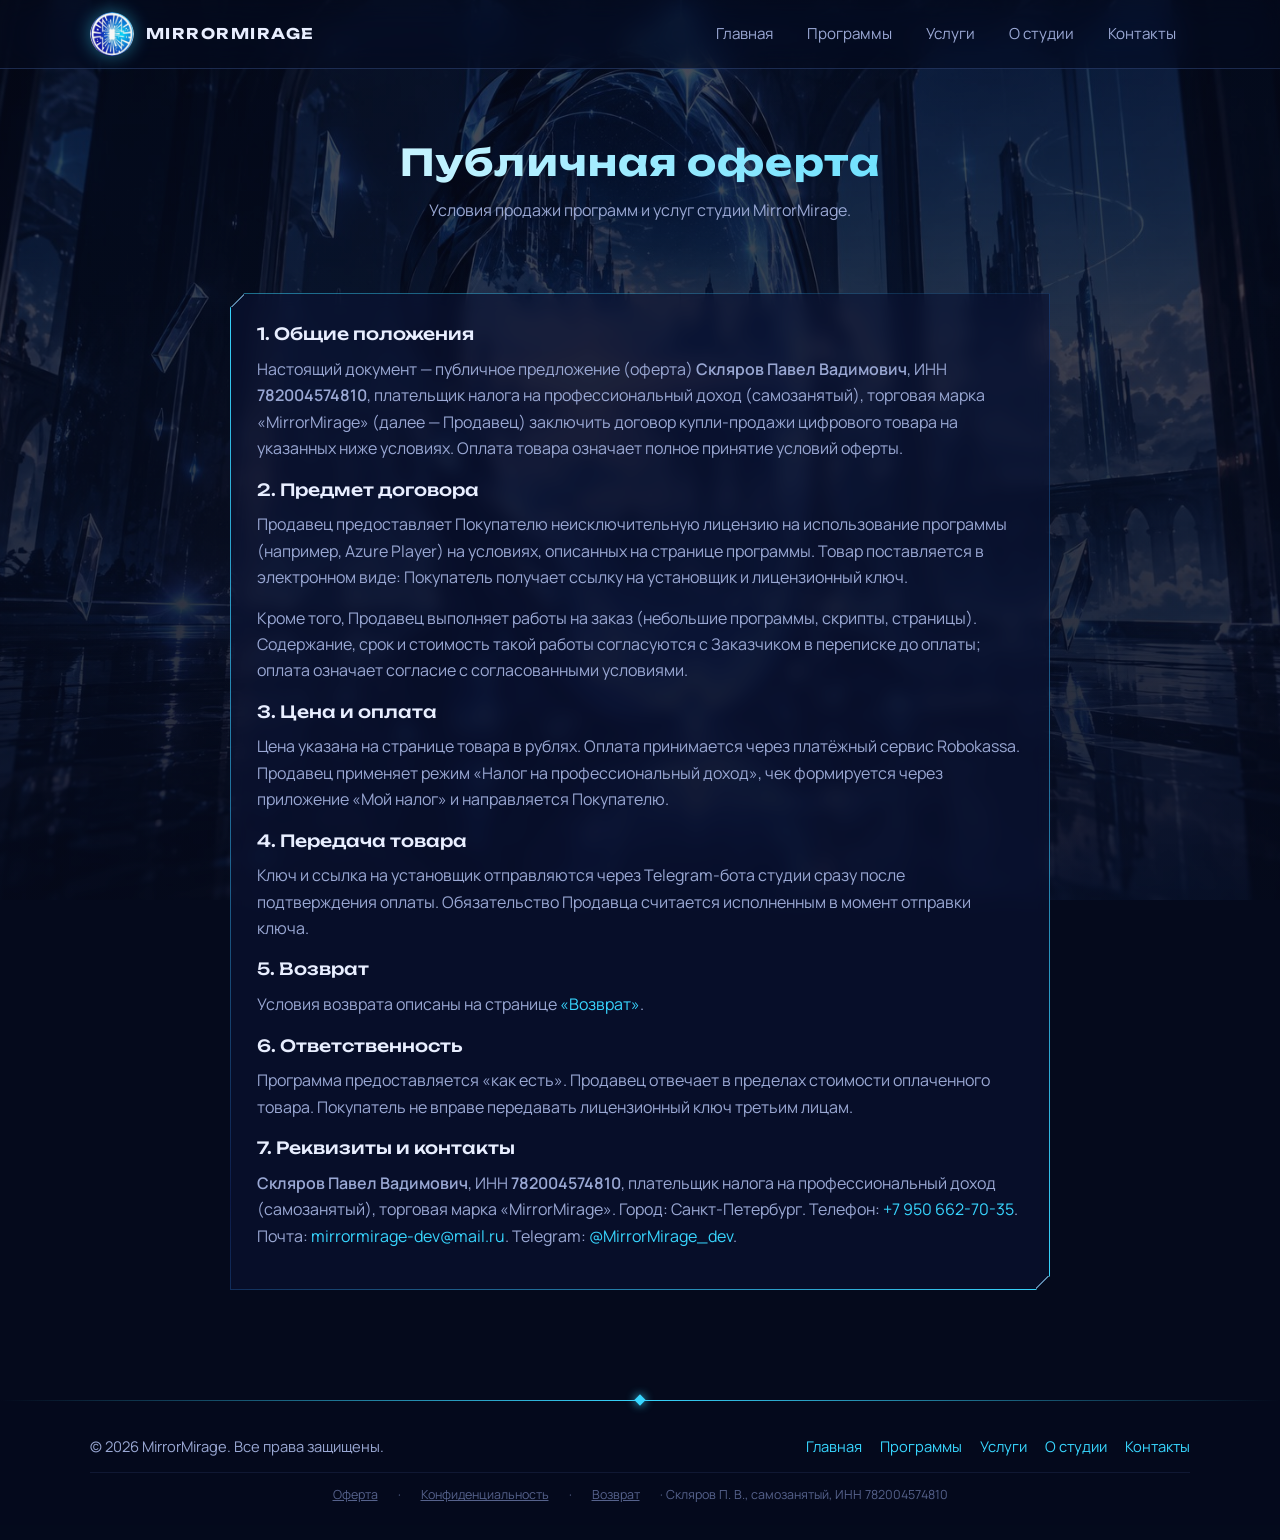
<file: oferta.html>
<!DOCTYPE html>
<html lang="ru">
<head>
  <meta charset="UTF-8">
  <meta name="viewport" content="width=device-width, initial-scale=1">
  <title>Публичная оферта — MirrorMirage</title>
  <meta name="description" content="Условия продажи программ и услуг студии MirrorMirage.">
  <link rel="icon" type="image/png" href="images/favicon.png">
  <link rel="stylesheet" href="style.css">
  <script>document.documentElement.classList.add('js')</script>
  <script src="crystals.js" defer onerror="document.documentElement.classList.remove('js')"></script>
</head>
<body class="bg-portal calm">

<header class="site">
  <div class="container">
    <a class="brand" href="index.html">
      <img src="images/icon.png" alt="Логотип MirrorMirage">
      <span>MIRRORMIRAGE</span>
    </a>
    <button class="menu-toggle" type="button" aria-expanded="false" aria-controls="site-nav" aria-label="Меню"><span></span></button>
    <nav id="site-nav"><ul><li><a href="index.html">Главная</a></li><li><a href="programs.html">Программы</a></li><li><a href="services.html">Услуги</a></li><li><a href="about.html">О студии</a></li><li><a href="contacts.html">Контакты</a></li></ul></nav>
  </div>
</header>


<main>
  <div class="page-title">
    <div class="container">
      <h1>Публичная оферта</h1>
      <p>Условия продажи программ и услуг студии MirrorMirage.</p>
    </div>
  </div>
  <section class="block">
    <div class="container">
      <div class="card" style="max-width:820px;margin:0 auto">
<h3>1. Общие положения</h3>
<p>Настоящий документ — публичное предложение (оферта) <strong>Скляров Павел Вадимович</strong>, ИНН <strong>782004574810</strong>, плательщик налога на профессиональный доход (самозанятый), торговая марка «MirrorMirage» (далее — Продавец) заключить договор купли-продажи цифрового товара на указанных ниже условиях. Оплата товара означает полное принятие условий оферты.</p>
<h3>2. Предмет договора</h3>
<p>Продавец предоставляет Покупателю неисключительную лицензию на использование программы (например, Azure Player) на условиях, описанных на странице программы. Товар поставляется в электронном виде: Покупатель получает ссылку на установщик и лицензионный ключ.</p>
<p>Кроме того, Продавец выполняет работы на заказ (небольшие программы, скрипты, страницы). Содержание, срок и стоимость такой работы согласуются с Заказчиком в переписке до оплаты; оплата означает согласие с согласованными условиями.</p>
<h3>3. Цена и оплата</h3>
<p>Цена указана на странице товара в рублях. Оплата принимается через платёжный сервис Robokassa. Продавец применяет режим «Налог на профессиональный доход», чек формируется через приложение «Мой налог» и направляется Покупателю.</p>
<h3>4. Передача товара</h3>
<p>Ключ и ссылка на установщик отправляются через Telegram-бота студии сразу после подтверждения оплаты. Обязательство Продавца считается исполненным в момент отправки ключа.</p>
<h3>5. Возврат</h3>
<p>Условия возврата описаны на странице <a href="refund.html">«Возврат»</a>.</p>
<h3>6. Ответственность</h3>
<p>Программа предоставляется «как есть». Продавец отвечает в пределах стоимости оплаченного товара. Покупатель не вправе передавать лицензионный ключ третьим лицам.</p>
<h3>7. Реквизиты и контакты</h3>
<p><strong>Скляров Павел Вадимович</strong>, ИНН <strong>782004574810</strong>, плательщик налога на профессиональный доход (самозанятый), торговая марка «MirrorMirage». Город: Санкт-Петербург. Телефон: <a href="tel:+79506627035">+7 950 662-70-35</a>. Почта: <a href="mailto:mirrormirage-dev@mail.ru">mirrormirage-dev@mail.ru</a>. Telegram: <a href="https://t.me/MirrorMirage_dev">@MirrorMirage_dev</a>.</p>
      </div>
    </div>
  </section>
</main>


<footer class="site">
  <div class="container">
    <div>© 2026 MirrorMirage. Все права защищены.</div>
    <ul><li><a href="index.html">Главная</a></li><li><a href="programs.html">Программы</a></li><li><a href="services.html">Услуги</a></li><li><a href="about.html">О студии</a></li><li><a href="contacts.html">Контакты</a></li></ul>
  </div>
  <div class="container legal">
    <a href="oferta.html">Оферта</a> · <a href="privacy.html">Конфиденциальность</a> · <a href="refund.html">Возврат</a> · Скляров П. В., самозанятый, ИНН 782004574810
  </div>
</footer>

</body>
</html>
</file>
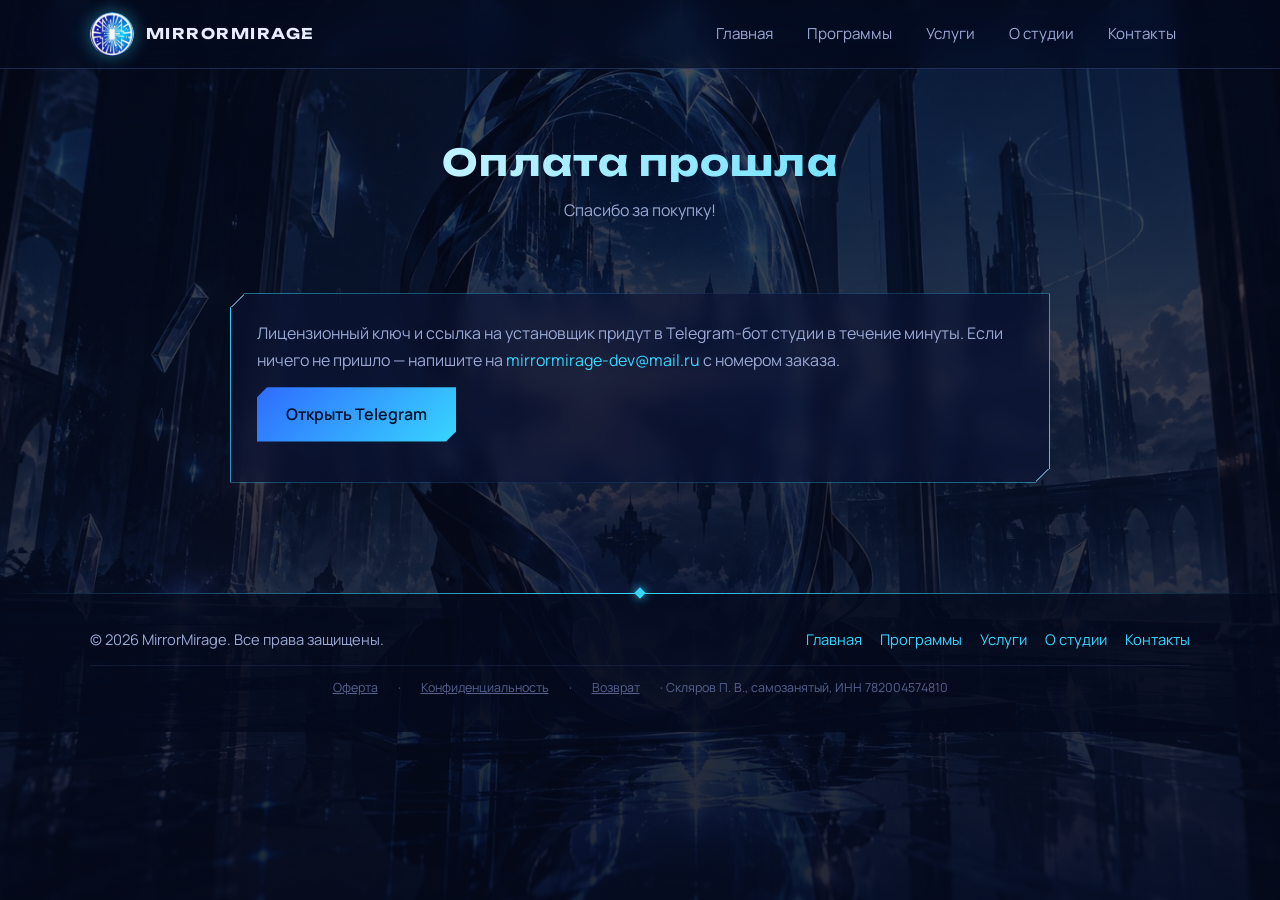
<file: paid.html>
<!DOCTYPE html>
<html lang="ru">
<head>
  <meta charset="UTF-8">
  <meta name="robots" content="noindex">
  <meta name="viewport" content="width=device-width, initial-scale=1">
  <title>Оплата прошла — MirrorMirage</title>
  <meta name="description" content="Спасибо за покупку!">
  <link rel="icon" type="image/png" href="images/favicon.png">
  <link rel="stylesheet" href="style.css">
  <script>document.documentElement.classList.add('js')</script>
  <script src="crystals.js" defer onerror="document.documentElement.classList.remove('js')"></script>
</head>
<body class="bg-portal calm">

<header class="site">
  <div class="container">
    <a class="brand" href="index.html">
      <img src="images/icon.png" alt="Логотип MirrorMirage">
      <span>MIRRORMIRAGE</span>
    </a>
    <button class="menu-toggle" type="button" aria-expanded="false" aria-controls="site-nav" aria-label="Меню"><span></span></button>
    <nav id="site-nav"><ul><li><a href="index.html">Главная</a></li><li><a href="programs.html">Программы</a></li><li><a href="services.html">Услуги</a></li><li><a href="about.html">О студии</a></li><li><a href="contacts.html">Контакты</a></li></ul></nav>
  </div>
</header>


<main>
  <div class="page-title">
    <div class="container">
      <h1>Оплата прошла</h1>
      <p>Спасибо за покупку!</p>
    </div>
  </div>
  <section class="block">
    <div class="container">
      <div class="card" style="max-width:820px;margin:0 auto">
<p>Лицензионный ключ и ссылка на установщик придут в Telegram-бот студии в течение минуты. Если ничего не пришло — напишите на <a href="mailto:mirrormirage-dev@mail.ru">mirrormirage-dev@mail.ru</a> с номером заказа.</p>
<p><a class="btn" href="https://t.me/MirrorMirage_dev">Открыть Telegram</a></p>
      </div>
    </div>
  </section>
</main>


<footer class="site">
  <div class="container">
    <div>© 2026 MirrorMirage. Все права защищены.</div>
    <ul><li><a href="index.html">Главная</a></li><li><a href="programs.html">Программы</a></li><li><a href="services.html">Услуги</a></li><li><a href="about.html">О студии</a></li><li><a href="contacts.html">Контакты</a></li></ul>
  </div>
  <div class="container legal">
    <a href="oferta.html">Оферта</a> · <a href="privacy.html">Конфиденциальность</a> · <a href="refund.html">Возврат</a> · Скляров П. В., самозанятый, ИНН 782004574810
  </div>
</footer>

</body>
</html>
</file>
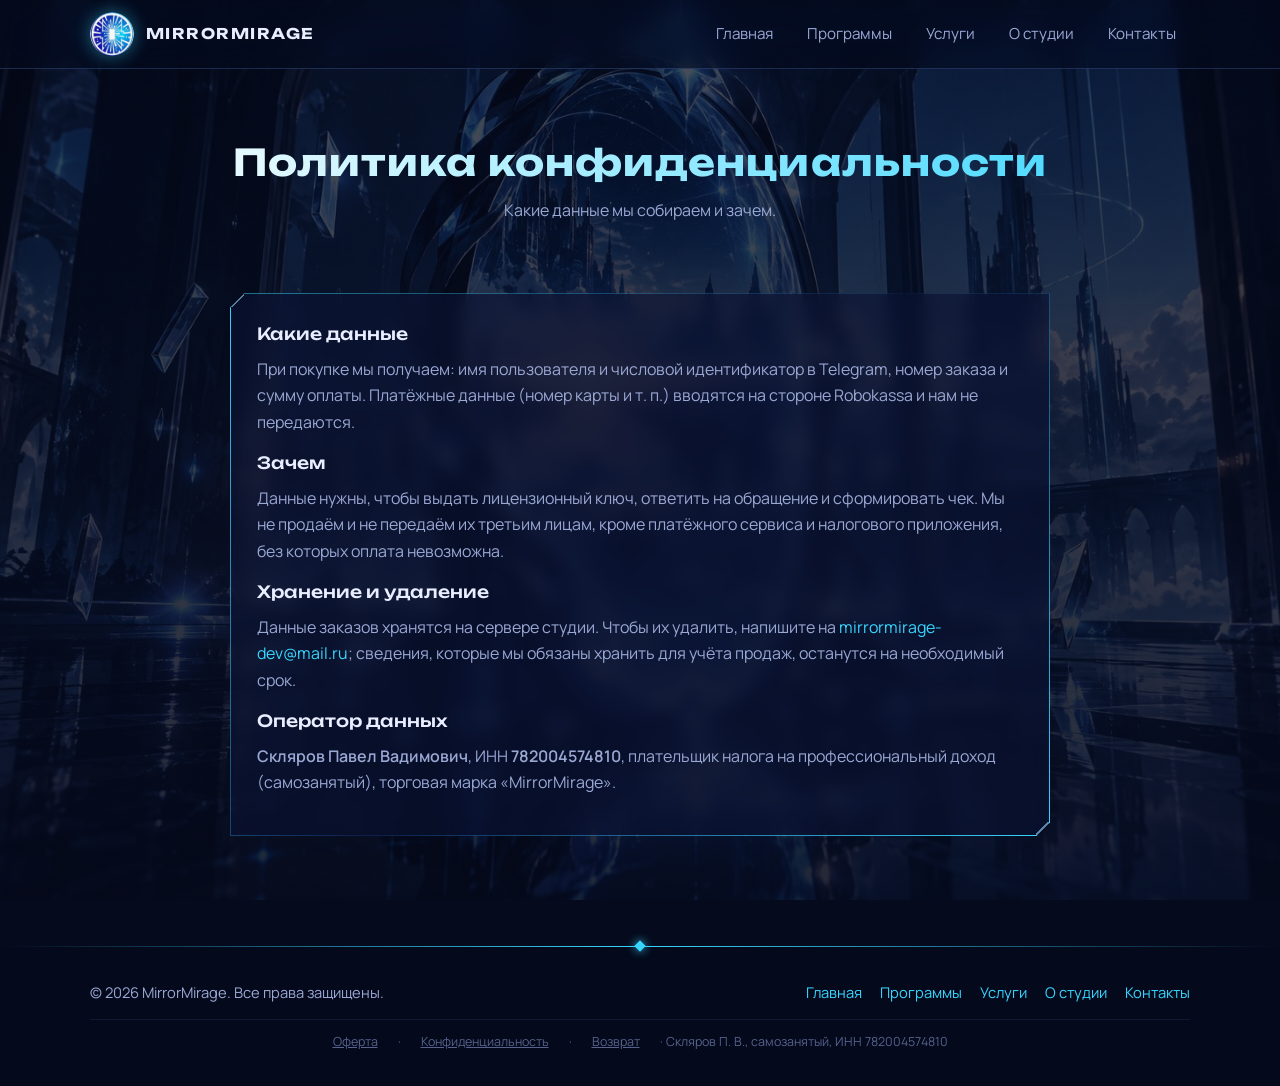
<file: privacy.html>
<!DOCTYPE html>
<html lang="ru">
<head>
  <meta charset="UTF-8">
  <meta name="viewport" content="width=device-width, initial-scale=1">
  <title>Политика конфиденциальности — MirrorMirage</title>
  <meta name="description" content="Какие данные мы собираем и зачем.">
  <link rel="icon" type="image/png" href="images/favicon.png">
  <link rel="stylesheet" href="style.css">
  <script>document.documentElement.classList.add('js')</script>
  <script src="crystals.js" defer onerror="document.documentElement.classList.remove('js')"></script>
</head>
<body class="bg-portal calm">

<header class="site">
  <div class="container">
    <a class="brand" href="index.html">
      <img src="images/icon.png" alt="Логотип MirrorMirage">
      <span>MIRRORMIRAGE</span>
    </a>
    <button class="menu-toggle" type="button" aria-expanded="false" aria-controls="site-nav" aria-label="Меню"><span></span></button>
    <nav id="site-nav"><ul><li><a href="index.html">Главная</a></li><li><a href="programs.html">Программы</a></li><li><a href="services.html">Услуги</a></li><li><a href="about.html">О студии</a></li><li><a href="contacts.html">Контакты</a></li></ul></nav>
  </div>
</header>


<main>
  <div class="page-title">
    <div class="container">
      <h1>Политика конфиденциальности</h1>
      <p>Какие данные мы собираем и зачем.</p>
    </div>
  </div>
  <section class="block">
    <div class="container">
      <div class="card" style="max-width:820px;margin:0 auto">
<h3>Какие данные</h3>
<p>При покупке мы получаем: имя пользователя и числовой идентификатор в Telegram, номер заказа и сумму оплаты. Платёжные данные (номер карты и т. п.) вводятся на стороне Robokassa и нам не передаются.</p>
<h3>Зачем</h3>
<p>Данные нужны, чтобы выдать лицензионный ключ, ответить на обращение и сформировать чек. Мы не продаём и не передаём их третьим лицам, кроме платёжного сервиса и налогового приложения, без которых оплата невозможна.</p>
<h3>Хранение и удаление</h3>
<p>Данные заказов хранятся на сервере студии. Чтобы их удалить, напишите на <a href="mailto:mirrormirage-dev@mail.ru">mirrormirage-dev@mail.ru</a>; сведения, которые мы обязаны хранить для учёта продаж, останутся на необходимый срок.</p>
<h3>Оператор данных</h3>
<p><strong>Скляров Павел Вадимович</strong>, ИНН <strong>782004574810</strong>, плательщик налога на профессиональный доход (самозанятый), торговая марка «MirrorMirage».</p>
      </div>
    </div>
  </section>
</main>


<footer class="site">
  <div class="container">
    <div>© 2026 MirrorMirage. Все права защищены.</div>
    <ul><li><a href="index.html">Главная</a></li><li><a href="programs.html">Программы</a></li><li><a href="services.html">Услуги</a></li><li><a href="about.html">О студии</a></li><li><a href="contacts.html">Контакты</a></li></ul>
  </div>
  <div class="container legal">
    <a href="oferta.html">Оферта</a> · <a href="privacy.html">Конфиденциальность</a> · <a href="refund.html">Возврат</a> · Скляров П. В., самозанятый, ИНН 782004574810
  </div>
</footer>

</body>
</html>
</file>
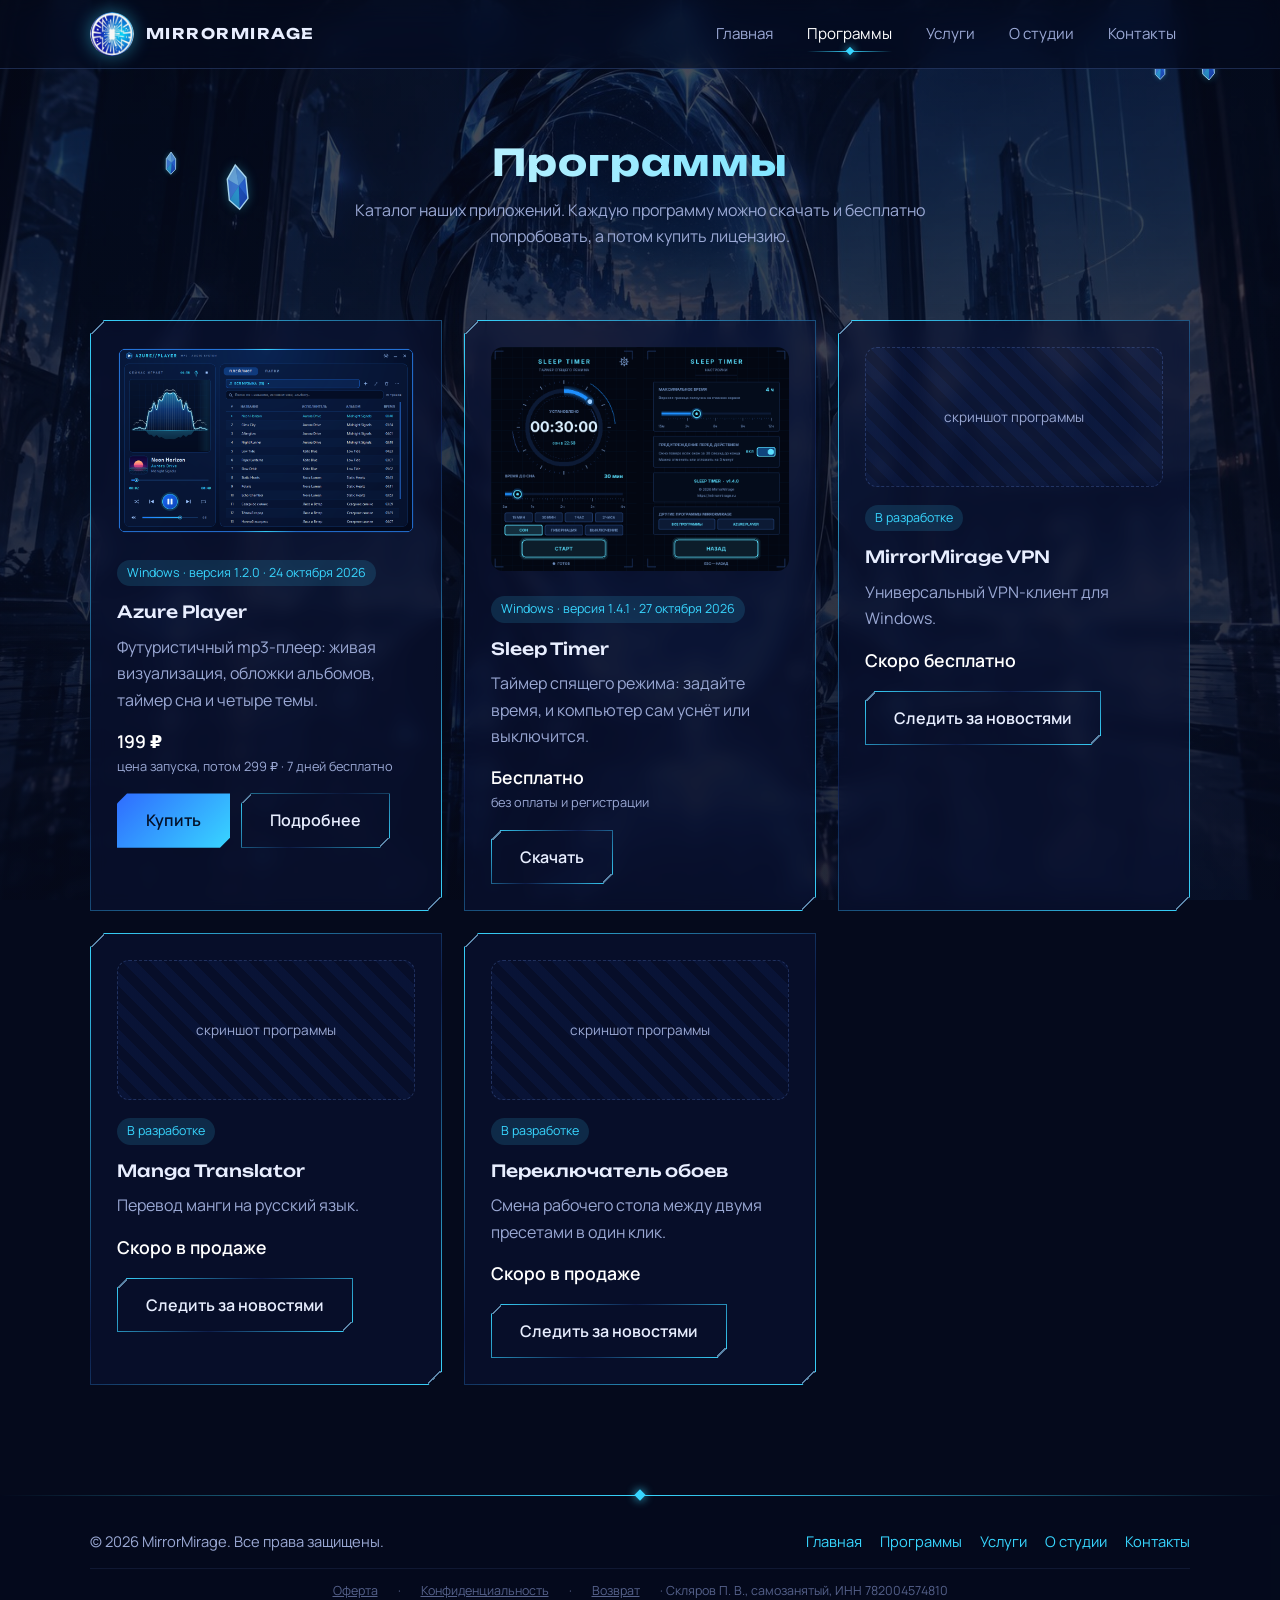
<file: programs.html>
<!DOCTYPE html>
<html lang="ru">
<head>
  <meta charset="UTF-8">
  <meta name="viewport" content="width=device-width, initial-scale=1">
  <title>Программы — MirrorMirage</title>
  <meta name="description" content="Каталог программ MirrorMirage для Windows.">
  <link rel="icon" type="image/png" href="images/favicon.png">
  <link rel="stylesheet" href="style.css">
  <script>document.documentElement.classList.add('js')</script>
  <script src="crystals.js" defer onerror="document.documentElement.classList.remove('js')"></script>
</head>
<body class="bg-portal">

<header class="site">
  <div class="container">
    <a class="brand" href="index.html">
      <img src="images/icon.png" alt="Логотип MirrorMirage">
      <span>MIRRORMIRAGE</span>
    </a>
    <button class="menu-toggle" type="button" aria-expanded="false" aria-controls="site-nav" aria-label="Меню"><span></span></button>
    <nav id="site-nav"><ul><li><a href="index.html">Главная</a></li><li><a href="programs.html" class="active">Программы</a></li><li><a href="services.html">Услуги</a></li><li><a href="about.html">О студии</a></li><li><a href="contacts.html">Контакты</a></li></ul></nav>
  </div>
</header>


<main>
  <div class="page-title">
    <div class="container">
      <h1>Программы</h1>
      <p>Каталог наших приложений. Каждую программу можно скачать и бесплатно попробовать, а потом купить лицензию.</p>
    </div>
  </div>

  <section class="block">
    <div class="container grid">

      <!-- CATALOG:START -->
      <div class="card">
        <a href="azure-player.html"><img src="images/azure-player/library.png" alt="Azure Player" style="width:100%;border-radius:12px;margin-bottom:16px"></a>
        <span class="tag">Windows · версия 1.2.0 · 24 октября 2026</span>
        <h3>Azure Player</h3>
        <p>Футуристичный mp3-плеер: живая визуализация, обложки альбомов, таймер сна и четыре темы.</p>
        <div class="price">199 ₽ <small>цена запуска, потом 299 ₽ · 7 дней бесплатно</small></div>
        <a class="btn" href="https://t.me/Mirrormiragebot?start=buy_azure_player">Купить</a> <a class="btn ghost" href="azure-player.html">Подробнее</a>
      </div>

      <div class="card">
        <img src="images/sleep-timer/screens.png" alt="Sleep Timer" style="width:100%;border-radius:12px;margin-bottom:16px">
        <span class="tag">Windows · версия 1.4.1 · 27 октября 2026</span>
        <h3>Sleep Timer</h3>
        <p>Таймер спящего режима: задайте время, и компьютер сам уснёт или выключится.</p>
        <div class="price">Бесплатно <small>без оплаты и регистрации</small></div>
        <a class="btn ghost" href="https://github.com/MirrorMirage-Studio/sleep-timer-downloads/releases/download/v1.4.1/SleepTimer_Setup.exe">Скачать</a>
      </div>

      <div class="card">
        <div class="placeholder-shot">скриншот программы</div>
        <span class="tag">В разработке</span>
        <h3>MirrorMirage VPN</h3>
        <p>Универсальный VPN-клиент для Windows.</p>
        <div class="price">Скоро бесплатно</div>
        <a class="btn ghost" href="contacts.html">Следить за новостями</a>
      </div>

      <div class="card">
        <div class="placeholder-shot">скриншот программы</div>
        <span class="tag">В разработке</span>
        <h3>Manga Translator</h3>
        <p>Перевод манги на русский язык.</p>
        <div class="price">Скоро в продаже</div>
        <a class="btn ghost" href="contacts.html">Следить за новостями</a>
      </div>

      <div class="card">
        <div class="placeholder-shot">скриншот программы</div>
        <span class="tag">В разработке</span>
        <h3>Переключатель обоев</h3>
        <p>Смена рабочего стола между двумя пресетами в один клик.</p>
        <div class="price">Скоро в продаже</div>
        <a class="btn ghost" href="contacts.html">Следить за новостями</a>
      </div>
      <!-- CATALOG:END -->
    </div>
  </section>
</main>


<footer class="site">
  <div class="container">
    <div>© 2026 MirrorMirage. Все права защищены.</div>
    <ul><li><a href="index.html">Главная</a></li><li><a href="programs.html">Программы</a></li><li><a href="services.html">Услуги</a></li><li><a href="about.html">О студии</a></li><li><a href="contacts.html">Контакты</a></li></ul>
  </div>
  <div class="container legal">
    <a href="oferta.html">Оферта</a> · <a href="privacy.html">Конфиденциальность</a> · <a href="refund.html">Возврат</a> · Скляров П. В., самозанятый, ИНН 782004574810
  </div>
</footer>

</body>
</html>
</file>
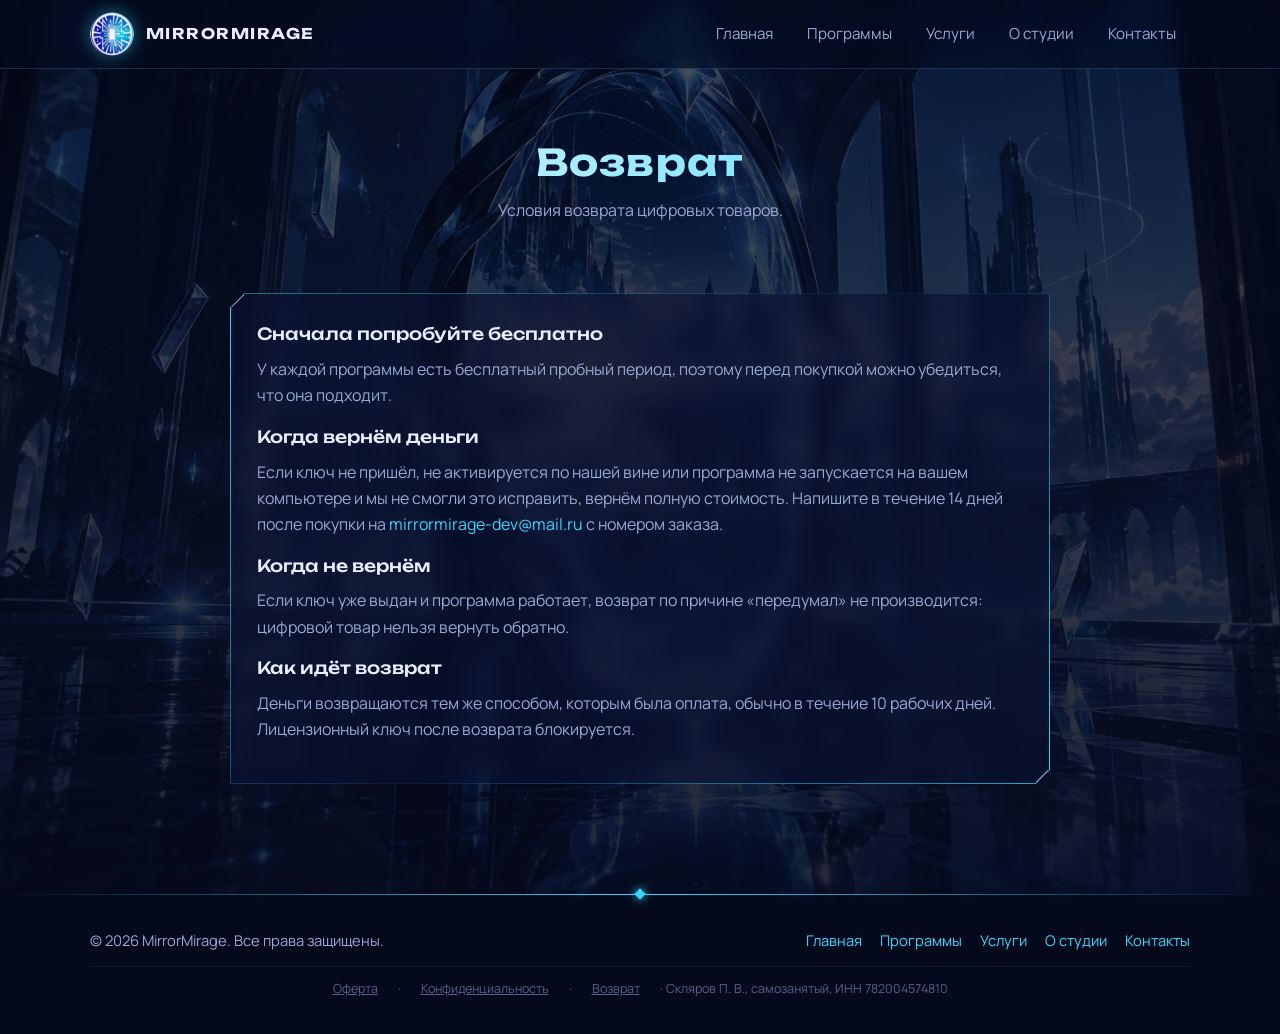
<file: refund.html>
<!DOCTYPE html>
<html lang="ru">
<head>
  <meta charset="UTF-8">
  <meta name="viewport" content="width=device-width, initial-scale=1">
  <title>Возврат — MirrorMirage</title>
  <meta name="description" content="Условия возврата цифровых товаров.">
  <link rel="icon" type="image/png" href="images/favicon.png">
  <link rel="stylesheet" href="style.css">
  <script>document.documentElement.classList.add('js')</script>
  <script src="crystals.js" defer onerror="document.documentElement.classList.remove('js')"></script>
</head>
<body class="bg-portal calm">

<header class="site">
  <div class="container">
    <a class="brand" href="index.html">
      <img src="images/icon.png" alt="Логотип MirrorMirage">
      <span>MIRRORMIRAGE</span>
    </a>
    <button class="menu-toggle" type="button" aria-expanded="false" aria-controls="site-nav" aria-label="Меню"><span></span></button>
    <nav id="site-nav"><ul><li><a href="index.html">Главная</a></li><li><a href="programs.html">Программы</a></li><li><a href="services.html">Услуги</a></li><li><a href="about.html">О студии</a></li><li><a href="contacts.html">Контакты</a></li></ul></nav>
  </div>
</header>


<main>
  <div class="page-title">
    <div class="container">
      <h1>Возврат</h1>
      <p>Условия возврата цифровых товаров.</p>
    </div>
  </div>
  <section class="block">
    <div class="container">
      <div class="card" style="max-width:820px;margin:0 auto">
<h3>Сначала попробуйте бесплатно</h3>
<p>У каждой программы есть бесплатный пробный период, поэтому перед покупкой можно убедиться, что она подходит.</p>
<h3>Когда вернём деньги</h3>
<p>Если ключ не пришёл, не активируется по нашей вине или программа не запускается на вашем компьютере и мы не смогли это исправить, вернём полную стоимость. Напишите в течение 14 дней после покупки на <a href="mailto:mirrormirage-dev@mail.ru">mirrormirage-dev@mail.ru</a> с номером заказа.</p>
<h3>Когда не вернём</h3>
<p>Если ключ уже выдан и программа работает, возврат по причине «передумал» не производится: цифровой товар нельзя вернуть обратно.</p>
<h3>Как идёт возврат</h3>
<p>Деньги возвращаются тем же способом, которым была оплата, обычно в течение 10 рабочих дней. Лицензионный ключ после возврата блокируется.</p>
      </div>
    </div>
  </section>
</main>


<footer class="site">
  <div class="container">
    <div>© 2026 MirrorMirage. Все права защищены.</div>
    <ul><li><a href="index.html">Главная</a></li><li><a href="programs.html">Программы</a></li><li><a href="services.html">Услуги</a></li><li><a href="about.html">О студии</a></li><li><a href="contacts.html">Контакты</a></li></ul>
  </div>
  <div class="container legal">
    <a href="oferta.html">Оферта</a> · <a href="privacy.html">Конфиденциальность</a> · <a href="refund.html">Возврат</a> · Скляров П. В., самозанятый, ИНН 782004574810
  </div>
</footer>

</body>
</html>
</file>
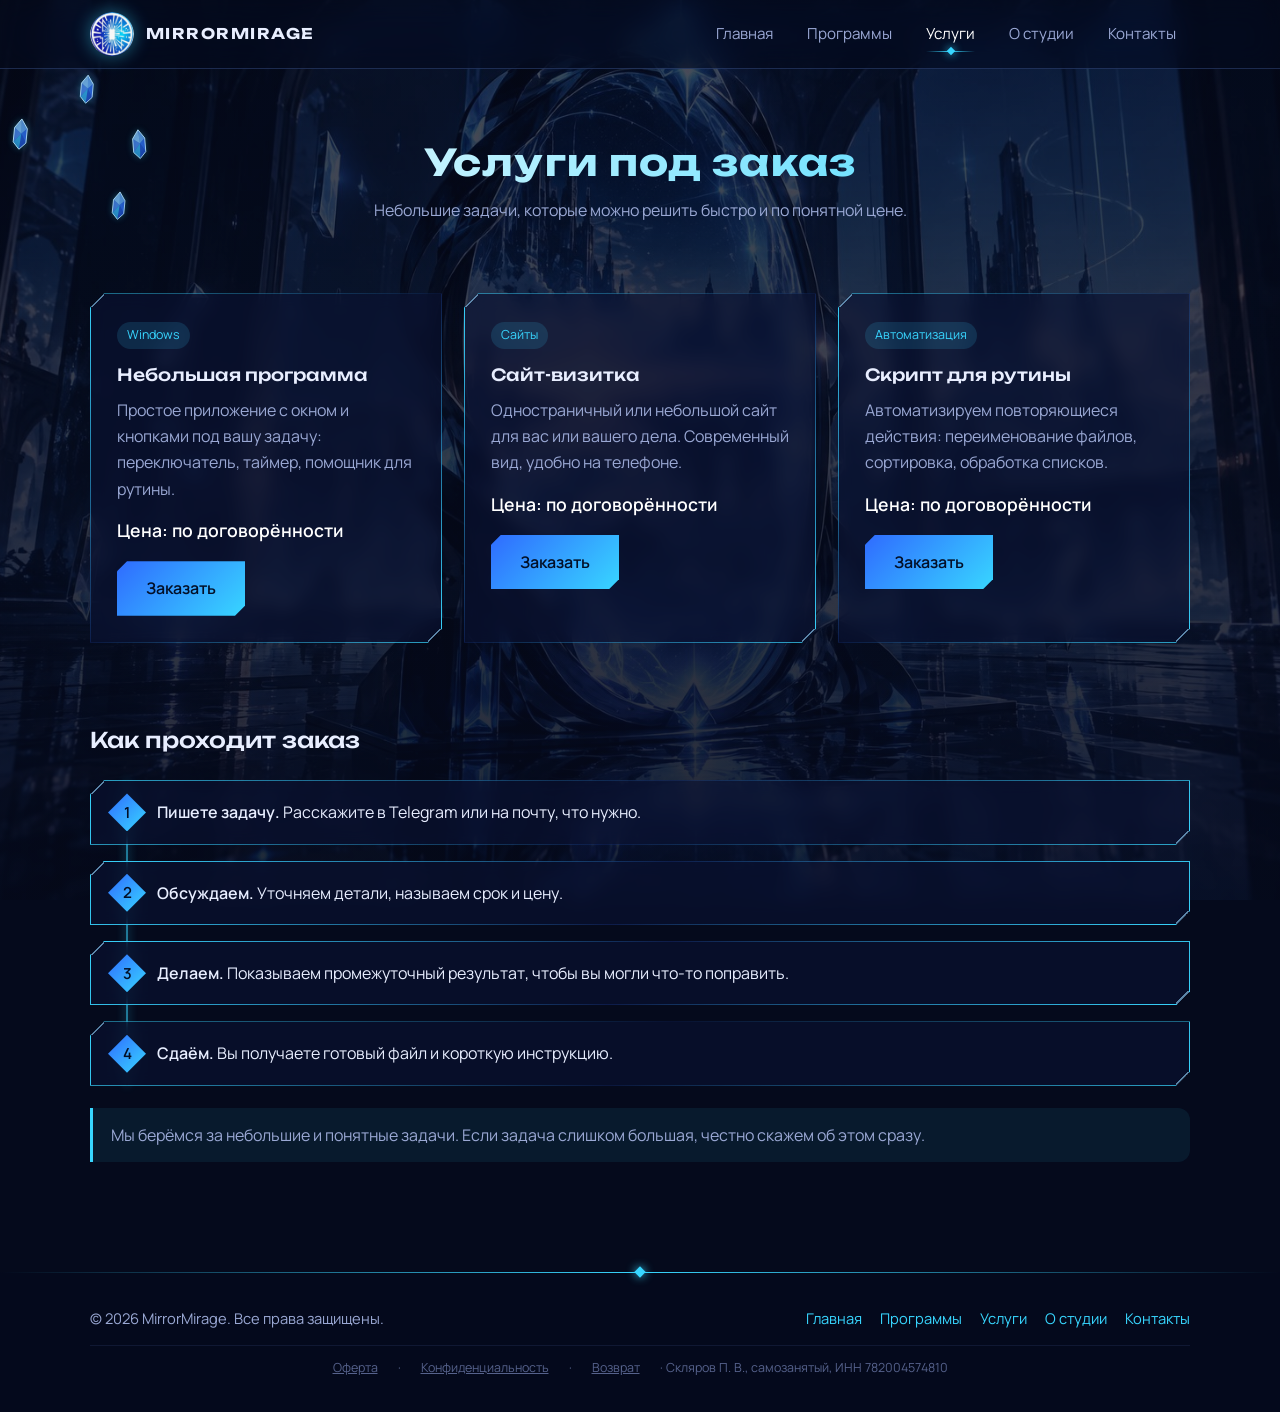
<file: services.html>
<!DOCTYPE html>
<html lang="ru">
<head>
  <meta charset="UTF-8">
  <meta name="viewport" content="width=device-width, initial-scale=1">
  <title>Услуги — MirrorMirage</title>
  <meta name="description" content="Услуги под заказ MirrorMirage: программы, сайты, скрипты.">
  <link rel="icon" type="image/png" href="images/favicon.png">
  <link rel="stylesheet" href="style.css">
  <script>document.documentElement.classList.add('js')</script>
  <script src="crystals.js" defer onerror="document.documentElement.classList.remove('js')"></script>
</head>
<body class="bg-portal">

<header class="site">
  <div class="container">
    <a class="brand" href="index.html">
      <img src="images/icon.png" alt="Логотип MirrorMirage">
      <span>MIRRORMIRAGE</span>
    </a>
    <button class="menu-toggle" type="button" aria-expanded="false" aria-controls="site-nav" aria-label="Меню"><span></span></button>
    <nav id="site-nav"><ul><li><a href="index.html">Главная</a></li><li><a href="programs.html">Программы</a></li><li><a href="services.html" class="active">Услуги</a></li><li><a href="about.html">О студии</a></li><li><a href="contacts.html">Контакты</a></li></ul></nav>
  </div>
</header>


<main>
  <div class="page-title">
    <div class="container">
      <h1>Услуги под заказ</h1>
      <p>Небольшие задачи, которые можно решить быстро и по понятной цене.</p>
    </div>
  </div>

  <section class="block">
    <div class="container grid">

      <div class="card">
        <span class="tag">Windows</span>
        <h3>Небольшая программа</h3>
        <p>Простое приложение с окном и кнопками под вашу задачу: переключатель, таймер, помощник для рутины.</p>
        <div class="price">Цена: по договорённости</div>
        <a class="btn" href="https://t.me/MirrorMirage_dev" aria-label="Заказать: Небольшая программа">Заказать</a>
      </div>

      <div class="card">
        <span class="tag">Сайты</span>
        <h3>Сайт-визитка</h3>
        <p>Одностраничный или небольшой сайт для вас или вашего дела. Современный вид, удобно на телефоне.</p>
        <div class="price">Цена: по договорённости</div>
        <a class="btn" href="https://t.me/MirrorMirage_dev" aria-label="Заказать: Сайт-визитка">Заказать</a>
      </div>

      <div class="card">
        <span class="tag">Автоматизация</span>
        <h3>Скрипт для рутины</h3>
        <p>Автоматизируем повторяющиеся действия: переименование файлов, сортировка, обработка списков.</p>
        <div class="price">Цена: по договорённости</div>
        <a class="btn" href="https://t.me/MirrorMirage_dev" aria-label="Заказать: Скрипт для рутины">Заказать</a>
      </div>

    </div>
  </section>

  <section class="block">
    <div class="container">
      <h2>Как проходит заказ</h2>
      <ol class="steps">
        <li><strong>Пишете задачу.</strong> Расскажите в Telegram или на почту, что нужно.</li>
        <li><strong>Обсуждаем.</strong> Уточняем детали, называем срок и цену.</li>
        <li><strong>Делаем.</strong> Показываем промежуточный результат, чтобы вы могли что-то поправить.</li>
        <li><strong>Сдаём.</strong> Вы получаете готовый файл и короткую инструкцию.</li>
      </ol>
      <div class="note">Мы берёмся за небольшие и понятные задачи. Если задача слишком большая, честно скажем об этом сразу.</div>
    </div>
  </section>
</main>


<footer class="site">
  <div class="container">
    <div>© 2026 MirrorMirage. Все права защищены.</div>
    <ul><li><a href="index.html">Главная</a></li><li><a href="programs.html">Программы</a></li><li><a href="services.html">Услуги</a></li><li><a href="about.html">О студии</a></li><li><a href="contacts.html">Контакты</a></li></ul>
  </div>
  <div class="container legal">
    <a href="oferta.html">Оферта</a> · <a href="privacy.html">Конфиденциальность</a> · <a href="refund.html">Возврат</a> · Скляров П. В., самозанятый, ИНН 782004574810
  </div>
</footer>

</body>
</html>
</file>
<file: style.css>
/* ============================================================
   MirrorMirage — общий стиль сайта
   Все страницы подключают этот один файл.
   Хотите поменять цвет сайта — меняйте значения в блоке :root.
   ============================================================ */

/* ---------- Шрифты (свои файлы, без Google Fonts) ----------
   Заголовки — Unbounded, текст — Manrope. Лицензия: fonts/OFL.txt */
@font-face {
  font-family: "Unbounded"; font-style: normal; font-weight: 500; font-display: swap;
  src: url("fonts/unbounded-cyrillic-500-normal.woff2") format("woff2");
  unicode-range: U+0301,U+0400-045F,U+0490-0491,U+04B0-04B1,U+2116;
}
@font-face {
  font-family: "Unbounded"; font-style: normal; font-weight: 700; font-display: swap;
  src: url("fonts/unbounded-cyrillic-700-normal.woff2") format("woff2");
  unicode-range: U+0301,U+0400-045F,U+0490-0491,U+04B0-04B1,U+2116;
}
@font-face {
  font-family: "Unbounded"; font-style: normal; font-weight: 500; font-display: swap;
  src: url("fonts/unbounded-latin-500-normal.woff2") format("woff2");
  unicode-range: U+0000-00FF,U+0131,U+0152-0153,U+02BB-02BC,U+02C6,U+02DA,U+02DC,U+0304,U+0308,U+0329,U+2000-206F,U+20AC,U+2122,U+2191,U+2193,U+2212,U+2215,U+FEFF,U+FFFD;
}
@font-face {
  font-family: "Unbounded"; font-style: normal; font-weight: 700; font-display: swap;
  src: url("fonts/unbounded-latin-700-normal.woff2") format("woff2");
  unicode-range: U+0000-00FF,U+0131,U+0152-0153,U+02BB-02BC,U+02C6,U+02DA,U+02DC,U+0304,U+0308,U+0329,U+2000-206F,U+20AC,U+2122,U+2191,U+2193,U+2212,U+2215,U+FEFF,U+FFFD;
}
@font-face {
  font-family: "Manrope"; font-style: normal; font-weight: 400; font-display: swap;
  src: url("fonts/manrope-cyrillic-400-normal.woff2") format("woff2");
  unicode-range: U+0301,U+0400-045F,U+0490-0491,U+04B0-04B1,U+2116;
}
@font-face {
  font-family: "Manrope"; font-style: normal; font-weight: 600; font-display: swap;
  src: url("fonts/manrope-cyrillic-600-normal.woff2") format("woff2");
  unicode-range: U+0301,U+0400-045F,U+0490-0491,U+04B0-04B1,U+2116;
}
@font-face {
  font-family: "Manrope"; font-style: normal; font-weight: 400; font-display: swap;
  src: url("fonts/manrope-latin-400-normal.woff2") format("woff2");
  unicode-range: U+0000-00FF,U+0131,U+0152-0153,U+02BB-02BC,U+02C6,U+02DA,U+02DC,U+0304,U+0308,U+0329,U+2000-206F,U+20AC,U+2122,U+2191,U+2193,U+2212,U+2215,U+FEFF,U+FFFD;
}
@font-face {
  font-family: "Manrope"; font-style: normal; font-weight: 600; font-display: swap;
  src: url("fonts/manrope-latin-600-normal.woff2") format("woff2");
  unicode-range: U+0000-00FF,U+0131,U+0152-0153,U+02BB-02BC,U+02C6,U+02DA,U+02DC,U+0304,U+0308,U+0329,U+2000-206F,U+20AC,U+2122,U+2191,U+2193,U+2212,U+2215,U+FEFF,U+FFFD;
}

:root {
  --bg: #050a1c;            /* самый тёмный синий — основа фона */
  --bg-2: #0a1233;          /* чуть светлее, для карточек */
  --blue: #2f6bff;          /* основной синий */
  --cyan: #38d6ff;          /* яркий голубой для свечения */
  --text: #e8eeff;          /* основной цвет текста */
  --muted: #9aa8d4;         /* приглушённый текст */
  --line: rgba(120, 160, 255, 0.22);   /* тонкие рамки */
  --glass: rgba(10, 18, 51, 0.62);     /* «матовое стекло» карточек */
  --legal: #56628c;         /* приглушённые реквизиты в подвале (контраст ≈3.2:1 к --bg) */
  --facet: rgba(150, 215, 255, 0.6);   /* светлая грань кристаллов */
  --font-head: "Unbounded", "Segoe UI", Roboto, system-ui, sans-serif;
  --font-body: "Manrope", "Segoe UI", Roboto, system-ui, sans-serif;
}

* { box-sizing: border-box; margin: 0; padding: 0; }

html { scroll-behavior: smooth; }

body {
  font-family: var(--font-body);
  font-weight: 400;
  background: var(--bg);
  color: var(--text);
  line-height: 1.65;
  min-height: 100vh;
  /* Фоновая картинка страницы задаётся классом на <body> */
  background-size: cover;
  background-position: center;
  background-attachment: fixed;
}
/* Тёмная вуаль поверх картинки, чтобы текст читался */
body::before {
  content: "";
  position: fixed; inset: 0; z-index: -1;
  background: linear-gradient(180deg, rgba(5,10,28,.72) 0%, rgba(5,10,28,.88) 100%);
}
body.bg-portal  { background-image: url("images/bg-portal.jpg"); }
body.bg-citadel { background-image: url("images/bg-citadel.jpg"); }

button, input, select, textarea { font-family: inherit; }

/* Заголовки — Unbounded (он широкий, поэтому размеры и разрядка скромнее) */
h1, h2, h3, .brand span, .hero-title { font-family: var(--font-head); font-weight: 500; overflow-wrap: break-word; }
h1, .hero-title, .brand span { font-weight: 700; }
b, strong, summary, .btn { font-weight: 600; }

a { color: var(--cyan); text-decoration: none; }
a:hover { text-decoration: underline; }

.container { width: min(1100px, 92%); margin: 0 auto; }

/* ---------- Шапка ---------- */
header.site {
  position: sticky; top: 0; z-index: 10;
  background: rgba(5, 10, 28, .6);
  backdrop-filter: blur(14px) saturate(140%);
  -webkit-backdrop-filter: blur(14px) saturate(140%);
  border-bottom: 1px solid var(--line);
}
header.site .container {
  display: flex; align-items: center; justify-content: space-between;
  padding: 12px 0; gap: 16px; flex-wrap: wrap;
}
.brand { display: flex; align-items: center; gap: 12px; color: var(--text); }
.brand:hover { text-decoration: none; }
.brand img { width: 44px; height: 44px; border-radius: 50%; box-shadow: 0 0 18px rgba(56,214,255,.45); animation: logo-glow 4s ease-in-out infinite; }
@keyframes logo-glow {
  0%, 100% { box-shadow: 0 0 18px rgba(56,214,255,.4); }
  50%      { box-shadow: 0 0 28px rgba(56,214,255,.75); }
}
.brand span { letter-spacing: .1em; font-size: .92rem; }

/* Кнопка-бургер: видна только на телефоне и только если работает скрипт (см. @media внизу) */
.menu-toggle {
  display: none; position: relative; width: 44px; height: 44px; flex: none;
  border: 1px solid var(--line); border-radius: 12px; background: rgba(47,107,255,.12); cursor: pointer;
}
.menu-toggle:hover { border-color: var(--cyan); }
.menu-toggle:focus-visible { outline: 2px solid var(--cyan); outline-offset: 2px; }
.menu-toggle span, .menu-toggle span::before, .menu-toggle span::after {
  position: absolute; height: 2px; border-radius: 2px; background: var(--text);
  transition: transform .25s, top .25s, background .2s;
}
.menu-toggle span { left: 11px; right: 11px; top: 20px; }
.menu-toggle span::before, .menu-toggle span::after { content: ""; left: 0; right: 0; }
.menu-toggle span::before { top: -7px; }
.menu-toggle span::after  { top: 7px; }
header.site.open .menu-toggle span { background: transparent; }
header.site.open .menu-toggle span::before { top: 0; transform: rotate(45deg); }
header.site.open .menu-toggle span::after  { top: 0; transform: rotate(-45deg); }

nav ul { list-style: none; display: flex; gap: 6px; flex-wrap: wrap; }
nav a {
  position: relative; display: block; padding: 8px 14px; border-radius: 999px;
  color: var(--muted); font-size: .95rem; transition: .2s;
}
nav a:hover { color: var(--text); background: rgba(47,107,255,.18); text-decoration: none; }
nav a.active { color: #fff; background: none; }
/* Грань под активным пунктом: линия 1px с ромбом посередине */
nav a.active::after {
  content: ""; position: absolute; left: 14px; right: 14px; bottom: 3px; height: 1px;
  background: linear-gradient(90deg, transparent, var(--cyan), transparent);
}
nav a.active::before {
  content: ""; position: absolute; left: 50%; bottom: .5px; width: 6px; height: 6px; margin-left: -3px;
  background: var(--cyan); transform: rotate(45deg); box-shadow: 0 0 8px var(--cyan);
}

/* ---------- Кнопки ---------- */
.btn {
  display: inline-block; padding: 13px 28px;
  font-weight: 600; border: 1px solid transparent; cursor: pointer;
  background: linear-gradient(135deg, var(--blue), var(--cyan)); background-origin: border-box;
  color: #031028; transition: transform .25s, filter .25s; font-size: 1rem;
}
.btn:hover { transform: translateY(-2px); filter: brightness(1.1); text-decoration: none; }
.btn.ghost { background: transparent; color: var(--text); }

/* ---------- Главный экран ---------- */
.hero { text-align: center; padding: 110px 0 90px; }
.hero img.big-icon {
  width: 150px; height: 150px; border-radius: 50%;
  box-shadow: 0 0 50px rgba(56,214,255,.55);
  animation: float 6s ease-in-out infinite;
}
@keyframes float { 50% { transform: translateY(-12px); } }
.hero h1 {
  font-size: clamp(1.8rem, 5vw, 3.2rem); margin: 28px 0 14px;
  letter-spacing: .04em;
  background: linear-gradient(90deg, #fff, var(--cyan));
  -webkit-background-clip: text; background-clip: text; color: transparent;
}
.hero p.lead { max-width: 640px; margin: 0 auto 34px; color: var(--muted); font-size: 1.15rem; }
.hero .actions { display: flex; gap: 14px; justify-content: center; flex-wrap: wrap; }

/* ---------- Заголовок страницы ---------- */
.page-title { text-align: center; padding: 70px 0 30px; }
.page-title h1 {
  font-size: clamp(1.5rem, 4vw, 2.3rem); letter-spacing: .03em; line-height: 1.25;
  background: linear-gradient(90deg, #fff, var(--cyan));
  -webkit-background-clip: text; background-clip: text; color: transparent;
}
.page-title p { color: var(--muted); max-width: 620px; margin: 12px auto 0; }

/* ---------- Секции и карточки ---------- */
section.block { padding: 40px 0; }
section.block > .container > h2 { margin-bottom: 22px; font-size: 1.35rem; }

.grid { display: grid; gap: 22px; grid-template-columns: repeat(auto-fit, minmax(260px, 1fr)); }

.card {
  padding: 26px; transition: transform .25s, background-color .25s;
}
.card:hover { transform: translateY(-3px); }
.card h3 { margin-bottom: 8px; font-size: 1.05rem; }
.card p { color: var(--muted); margin-bottom: 14px; }
.card .tag {
  display: inline-block; font-size: .78rem; padding: 3px 10px; border-radius: 999px;
  background: rgba(56,214,255,.14); color: var(--cyan); margin-bottom: 12px;
}
.card .price { font-size: 1.1rem; font-weight: 700; color: #fff; margin: 4px 0 16px; }
.card .placeholder-shot {
  height: 140px; border-radius: 12px; margin-bottom: 16px;
  border: 1px dashed var(--line); display: grid; place-items: center;
  color: var(--muted); font-size: .85rem;
  background: repeating-linear-gradient(45deg, rgba(47,107,255,.06) 0 10px, transparent 10px 20px);
}

.steps { counter-reset: step; list-style: none; display: grid; gap: 16px; }
.steps li {
  counter-increment: step; padding: 18px 20px 18px 66px;
}
.steps li::before {
  content: counter(step); position: absolute; left: 17px; top: 50%; transform: translateY(-50%);
  width: 38px; height: 38px; display: grid; place-items: center; font-size: .95rem;
  clip-path: polygon(50% 0, 100% 50%, 50% 100%, 0 50%);   /* номер в ромбе-кристалле */
  background: linear-gradient(135deg, var(--blue), var(--cyan)); color: #031028; font-weight: 700;
}

.note {
  border-left: 3px solid var(--cyan); background: rgba(56,214,255,.08);
  padding: 14px 18px; border-radius: 0 12px 12px 0; color: var(--muted); margin-top: 22px;
}

/* ---------- Подвал ---------- */
footer.site {
  position: relative; margin-top: 70px; padding: 34px 0;
  background: rgba(5, 10, 28, .75); color: var(--muted); font-size: .92rem;
}
/* Сверху подвала: тонкая светящаяся линия с ромбом-кристаллом по центру */
footer.site::before {
  content: ""; position: absolute; top: 0; left: 0; right: 0; height: 1px;
  background: linear-gradient(90deg, transparent, var(--cyan), transparent);
}
footer.site::after {
  content: ""; position: absolute; top: -4px; left: 50%; width: 8px; height: 8px; margin-left: -4px;
  background: var(--cyan); transform: rotate(45deg); box-shadow: 0 0 10px var(--cyan);
}
footer.site .container { display: flex; justify-content: space-between; gap: 20px; flex-wrap: wrap; align-items: center; }
footer.site ul { list-style: none; display: flex; gap: 18px; flex-wrap: wrap; }

/* ---------- Телефон ---------- */
@media (max-width: 640px) {
  body { background-attachment: scroll; }
  .hero { padding: 70px 0 60px; }
  html:not(.js) header.site .container { justify-content: center; }
}

/* Меню на телефоне: со скриптом — бургер, без скрипта — обычный список */
@media (max-width: 700px) {
  .js .menu-toggle { display: block; }
  .js header.site nav { display: none; width: 100%; order: 3; }
  .js header.site.open nav { display: block; }
  .js header.site nav ul { flex-direction: column; gap: 2px; padding: 6px 0 10px; }
  .js header.site nav a { padding: 12px 14px; }
}

/* ---------- Баннер главной страницы ----------
   На картинке уже написано «MirrorMirage», поэтому на компьютере
   заголовок скрыт (но остаётся для поисковиков и экранных чтецов),
   а на телефоне картинка обрезается и заголовок показывается текстом. */
.hero-banner {
  min-height: 82vh; display: flex; align-items: flex-end; justify-content: center;
  text-align: center; padding: 40px 0 70px;
  background:
    linear-gradient(180deg, rgba(5,10,28,.15) 0%, rgba(5,10,28,.15) 55%, rgba(5,10,28,.92) 100%),
    url("images/bg-citadel.jpg") center / cover no-repeat;
  border-bottom: 1px solid var(--line);
}
.hero-inner { width: min(760px, 92%); }
.hero-title {
  position: absolute; width: 1px; height: 1px; overflow: hidden; clip: rect(0 0 0 0);
}
.hero-banner .lead { color: #cdd8ff; font-size: 1.15rem; margin: 0 auto 26px; text-shadow: 0 2px 12px #000; }
.hero-banner .actions { display: flex; gap: 14px; justify-content: center; flex-wrap: wrap; }

@media (max-width: 700px) {
  .hero-banner {
    min-height: 70vh; align-items: center;
    background:
      linear-gradient(180deg, rgba(5,10,28,.55), rgba(5,10,28,.85)),
      url("images/bg-portal.jpg") center / cover no-repeat;
  }
  .hero-title {
    position: static; width: auto; height: auto; clip: auto; overflow: visible;
    font-size: 1.7rem; letter-spacing: .04em; margin-bottom: 14px;
    background: linear-gradient(90deg, #fff, var(--cyan));
    -webkit-background-clip: text; background-clip: text; color: transparent;
  }
}

/* ---------- Магазин: витрина, доверие, вопросы ---------- */
.card .price small { display: block; font-size: .8rem; font-weight: 400; color: var(--muted); }
.card .btn + .btn { margin-left: 8px; }

.showcase {
  display: grid; gap: 34px; grid-template-columns: 1.1fr 1fr; align-items: center;
  background: var(--glass); border: 1px solid var(--line); border-radius: 22px;
  padding: 34px; box-shadow: 0 0 40px rgba(47,107,255,.15);
}
.showcase img { width: 100%; display: block; }
.showcase .tag { display: inline-block; font-size: .78rem; padding: 3px 10px; border-radius: 999px; background: rgba(56,214,255,.14); color: var(--cyan); }
.showcase h2 { font-size: 1.6rem; margin: 10px 0; }
.showcase p { color: var(--muted); margin-bottom: 16px; }
.showcase .price-big { font-size: 2rem; font-weight: 700; color: #fff; text-shadow: 0 0 18px rgba(56,214,255,.5); margin-bottom: 4px; }
.showcase .price-big small { font-size: .9rem; font-weight: 400; color: var(--muted); text-shadow: none; }
.showcase .actions { display: flex; gap: 12px; flex-wrap: wrap; margin-top: 14px; }
.showcase .fine { font-size: .8rem; margin: 12px 0 0; }

.trust { display: grid; gap: 16px; grid-template-columns: repeat(auto-fit, minmax(200px, 1fr)); }
.trust div { text-align: center; padding: 18px 14px; }
.trust b { display: block; color: var(--cyan); font-size: 1.05rem; margin-bottom: 4px; }
.trust span { color: var(--muted); font-size: .9rem; }

details.faq { padding: 14px 20px; margin-bottom: 12px; }
details.faq summary { cursor: pointer; font-weight: 600; }
details.faq p { color: var(--muted); margin-top: 10px; }

/* Юридические ссылки: мелко и спокойно, но всегда доступны */
footer.site .legal { margin-top: 14px; padding-top: 12px; border-top: 1px solid rgba(120,160,255,.1); font-size: .78rem; color: var(--legal); justify-content: center; transition: color .2s; }
footer.site .legal:hover { color: var(--muted); }
footer.site .legal a { color: inherit; text-decoration: underline; }
footer.site .legal a:hover { color: var(--text); }
.fine { font-size: .8rem; color: var(--muted); }
.fine a { color: var(--muted); text-decoration: underline; }

@media (max-width: 800px) { .showcase { grid-template-columns: 1fr; padding: 22px; } }

/* ============================================================
   Кристальные формы: срезанные углы, рамка-перелив, блик
   Относится к: .card, .trust div, .steps li, details.faq, .btn,
   а также рамке скриншота .showcase > a.
   Как это устроено:
   - clip-path срезает углы (он же обрезает тени, поэтому свечения у этих блоков нет);
   - рамку рисует border-image: градиент, угол которого вращается при наведении;
   - на срезанных углах свет рисуют два маленьких градиента-фона (--glint-*);
   - блик — фон ::after, который один раз проезжает слева направо внутри блока.
   ============================================================ */
@property --edge-angle { syntax: "<angle>"; inherits: false; initial-value: 135deg; }

:root {
  --glint-tl: linear-gradient(135deg, transparent 50%, var(--facet) 50%, var(--facet) calc(50% + 1.5px), transparent calc(50% + 1.5px));
  --glint-br: linear-gradient(135deg, transparent calc(50% - 1.5px), var(--facet) calc(50% - 1.5px), var(--facet) 50%, transparent 50%);
}

.card, .trust div, .steps li, details.faq, .btn.ghost, .showcase > a {
  --cut: 14px;
  position: relative; isolation: isolate;
  border: 1px solid transparent;
  border-image: linear-gradient(var(--edge-angle), var(--cyan), rgba(47,107,255,.15) 50%, var(--cyan)) 1;
  background-color: var(--glass);
  background-image: var(--glint-tl), var(--glint-br);
  background-size: var(--cut) var(--cut);
  background-position: 0 0, 100% 100%;
  background-repeat: no-repeat;
  background-origin: border-box;
  background-clip: border-box;
  backdrop-filter: blur(8px);
  -webkit-backdrop-filter: blur(8px);
}
.btn.ghost { --cut: 10px; background-color: transparent; backdrop-filter: none; }
.showcase > a { display: block; background-color: transparent; backdrop-filter: none; }
.showcase > a img { clip-path: polygon(13px 0, 100% 0, 100% calc(100% - 13px), calc(100% - 13px) 100%, 0 100%, 0 13px); }

.card, .trust div, .steps li, details.faq, .showcase > a,
.btn, .btn.ghost {
  clip-path: polygon(var(--cut) 0, 100% 0, 100% calc(100% - var(--cut)), calc(100% - var(--cut)) 100%, 0 100%, 0 var(--cut));
}
.btn { --cut: 10px; position: relative; isolation: isolate; }

/* Блик */
.card::after, .trust div::after, .steps li::after, details.faq::after, .showcase > a::after, .btn::after {
  content: ""; position: absolute; inset: 0;
  pointer-events: none; opacity: 0;
  /* блик - это фон, который едет внутри блока: ему негде выйти за край и растянуть страницу */
  background: linear-gradient(100deg, transparent, rgba(160,220,255,.28), transparent) no-repeat;
  background-size: 45% 100%;
  background-position: -90% 0;
}
.card:hover::after, .card:focus-within::after,
.trust div:hover::after, .steps li:hover::after,
details.faq:hover::after, details.faq:focus-within::after,
.showcase > a:hover::after, .showcase > a:focus-visible::after,
.btn:hover::after, .btn:focus-visible::after { animation: sheen .9s ease-out 1; }
@keyframes sheen {
  from { opacity: 1; background-position: -90% 0; }
  to   { opacity: 1; background-position: 190% 0; }
}

/* Перелив рамки при наведении и фокусе */
.card:hover, .card:focus-within, .trust div:hover, .steps li:hover,
details.faq:hover, details.faq:focus-within, .btn.ghost:hover, .btn.ghost:focus-visible,
.showcase > a:hover, .showcase > a:focus-visible { animation: edge-spin 4s linear infinite; }
@keyframes edge-spin { to { --edge-angle: 495deg; } }
.card:hover { background-color: rgba(14, 26, 72, .72); }

/* Фокус с клавиатуры: контур внутри кнопки (снаружи его обрезал бы clip-path) */
.btn:focus-visible { outline: 2px solid #fff; outline-offset: -6px; }
.showcase > a:focus-visible { outline: 2px solid var(--cyan); outline-offset: -4px; }

/* Людям, которым анимация мешает: ничего не двигается и не бегает */
@media (prefers-reduced-motion: reduce) {
  *, *::before, *::after { animation: none !important; transition: none !important; }
  html { scroll-behavior: auto; }
}

/* ---------- Холст с кристаллами (создаёт crystals.js) ----------
   Лежит под текстом блока, клики пропускает. Без скрипта этих правил просто нет. */
.crystal-host { position: relative; }
canvas.crystals { position: absolute; inset: 0; width: 100%; height: 100%; pointer-events: none; z-index: 0; }
.crystal-host > :not(canvas.crystals):not(.scroll-hint) { position: relative; z-index: 1; }

/* Параметр ?reduce-motion — то же, что системная настройка «уменьшить анимацию» (для проверок) */
html.reduce-motion *, html.reduce-motion *::before, html.reduce-motion *::after { animation: none !important; transition: none !important; }

/* ============================================================
   Главная страница
   ============================================================ */

/* Стрелка «листайте» внизу первого экрана */
.hero-banner { position: relative; }
.scroll-hint {
  position: absolute; left: 50%; bottom: 14px; z-index: 1; width: 36px; height: 36px; margin-left: -18px;
  display: grid; place-items: center; opacity: .8; animation: hint-bob 2.4s ease-in-out infinite;
}
.scroll-hint:hover { opacity: 1; text-decoration: none; }
.scroll-hint span {
  width: 12px; height: 12px; border-right: 2px solid var(--cyan); border-bottom: 2px solid var(--cyan);
  transform: rotate(45deg) translate(-2px, -2px); filter: drop-shadow(0 0 6px var(--cyan));
}
@keyframes hint-bob { 0%, 100% { transform: translateY(0); } 50% { transform: translateY(8px); } }
section[id] { scroll-margin-top: 80px; }

/* Значки-кристаллы в полосе доверия */
.trust .gem { display: block; width: 18px; height: 18px; margin: 0 auto 8px; filter: drop-shadow(0 0 6px rgba(56,214,255,.6)); }
.gem .g1 { fill: rgba(47,107,255,.45); stroke: var(--cyan); stroke-width: 1; stroke-linejoin: round; }
.gem .g2 { fill: var(--facet); }
.gem .g3 { fill: rgba(56,214,255,.55); }

/* Витрина: рамка скриншота наклоняется за мышью (наклон ставит crystals.js) */
.showcase > a { transition: transform .25s ease-out; }

/* «Другие программы»: компактные карточки (их разметку делает tools/build_catalog.py) */
.grid.mini { grid-template-columns: repeat(auto-fit, minmax(210px, 1fr)); gap: 16px; }
.card.mini { padding: 16px; }
.card.mini > a:first-child { display: block; }
.card.mini .thumb { display: block; width: 100%; height: 110px; object-fit: cover; object-position: top; margin-bottom: 12px; border-radius: 8px; border: 1px solid var(--line); }
.card.mini .placeholder-shot { height: 110px; margin-bottom: 12px; }
.card.mini h3 { font-size: .95rem; margin-bottom: 4px; }
.card.mini .price { font-size: .95rem; margin: 0 0 8px; color: var(--muted); }
.card.mini > a:last-child { font-size: .92rem; font-weight: 600; }

/* «Как купить»: светящаяся линия, соединяющая номера шагов */
.steps { position: relative; }
.steps::before {
  content: ""; position: absolute; left: 36px; top: 0; bottom: 0; width: 2px;
  background: linear-gradient(180deg, transparent, var(--cyan) 14%, var(--cyan) 86%, transparent);
  box-shadow: 0 0 10px var(--cyan); opacity: .55;
}

/* Частые вопросы: плавное раскрытие (где браузер не умеет — раскрывается сразу) */
:root { interpolate-size: allow-keywords; }
@supports selector(::details-content) {
  details.faq::details-content { block-size: 0; overflow: hidden; transition: block-size .35s ease, content-visibility .35s allow-discrete; }
  details.faq[open]::details-content { block-size: auto; }
}

/* Проявление блоков при прокрутке. Класс reveal-on ставит crystals.js: если он не загрузился, блоки видны сразу */
.reveal-on section.block { opacity: 0; transform: translateY(16px); transition: opacity .7s ease, transform .7s ease; }
.reveal-on section.block.shown { opacity: 1; transform: none; }
@media (prefers-reduced-motion: reduce) { .reveal-on section.block { opacity: 1; transform: none; } }
html.reduce-motion.reveal-on section.block { opacity: 1; transform: none; }

/* Узкий телефон: длинные слова в заголовках (например «Конфиденциальность») должны помещаться */
@media (max-width: 480px) {
  .page-title h1 { font-size: 1.3rem; letter-spacing: .01em; }
}

/* Служебные страницы (body.calm): только шапка, подвал и шрифты, без анимаций */
body.calm .brand img { animation: none; }
</file>
